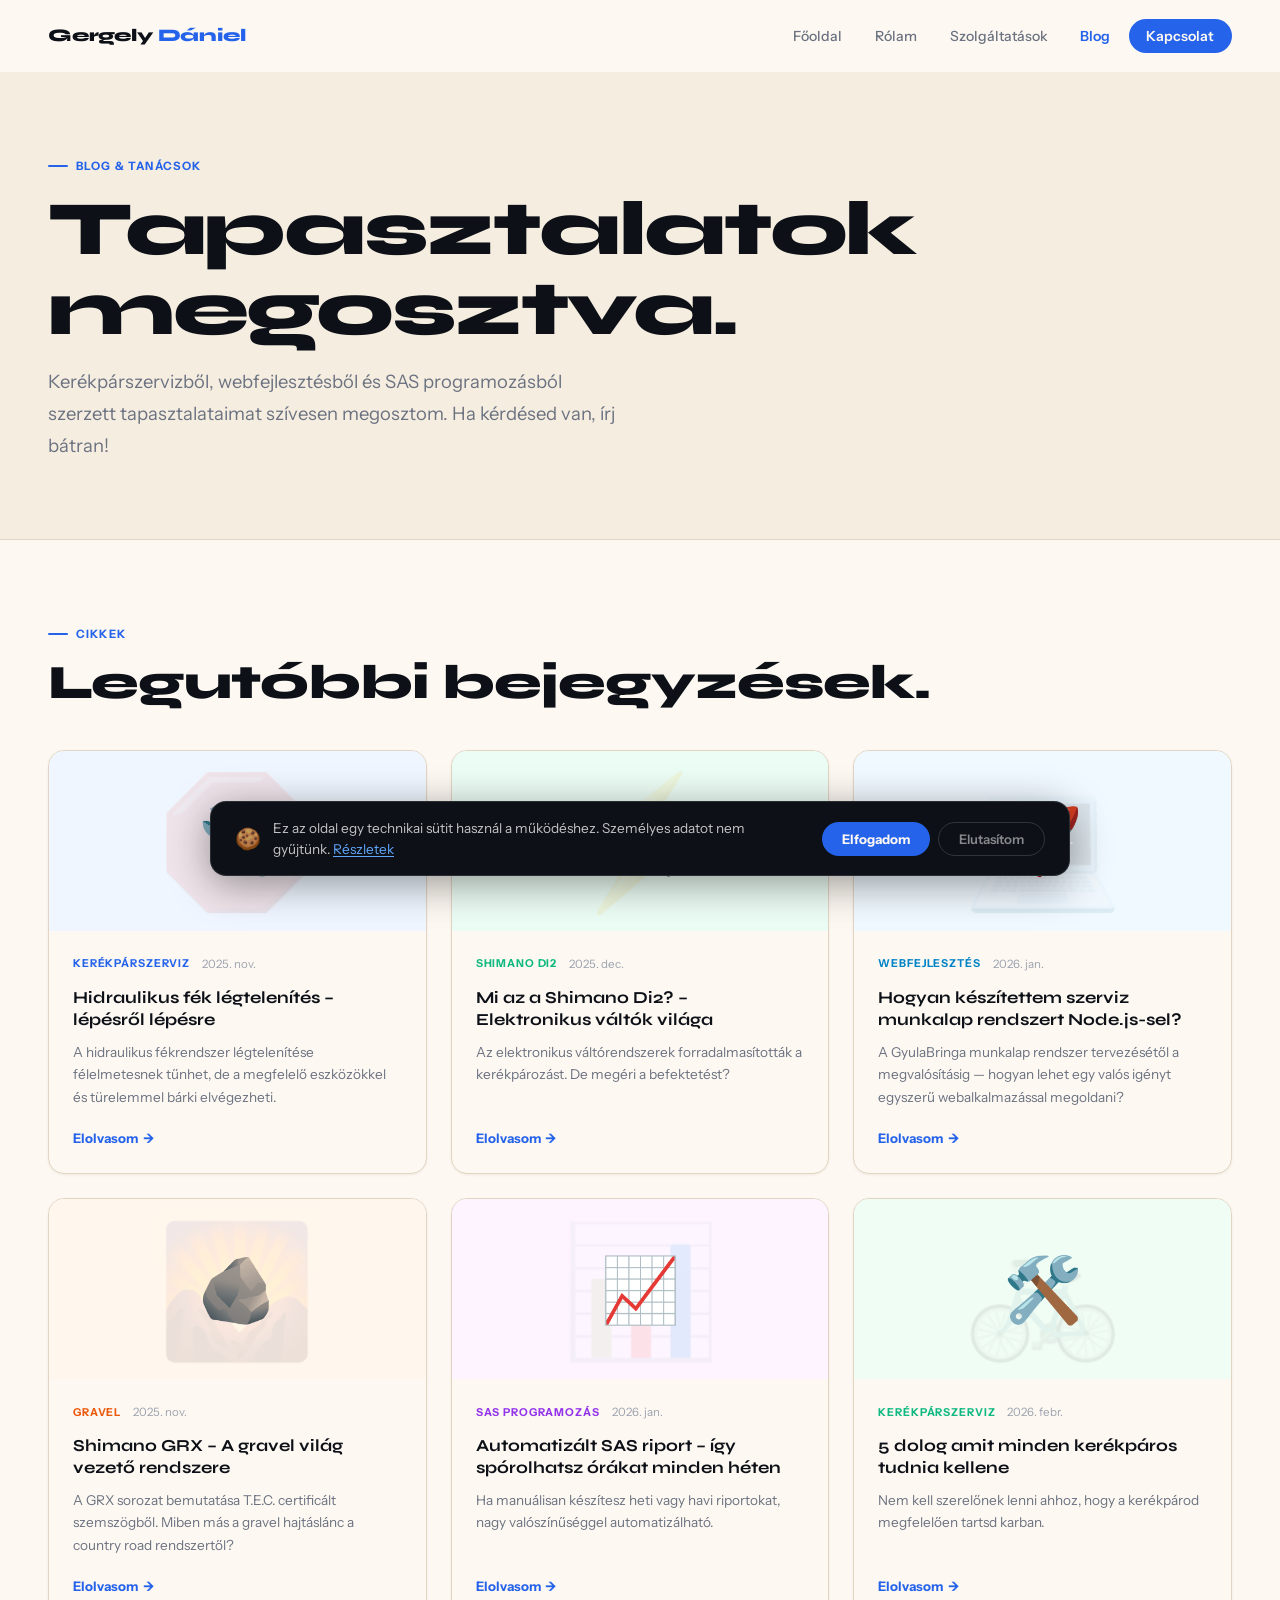
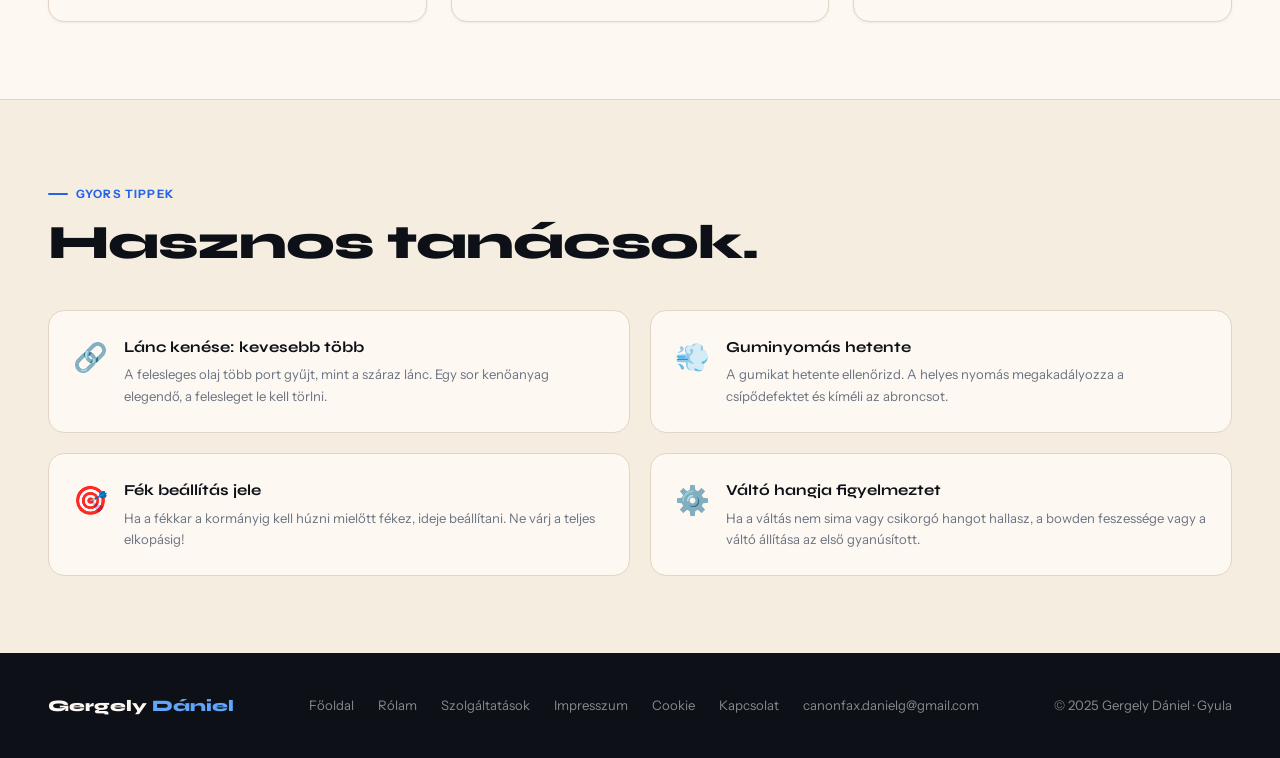
<file: pages/blog.html>
<!DOCTYPE html>
<html lang="hu">
<head>
  <meta charset="UTF-8">
  <meta name="viewport" content="width=device-width, initial-scale=1.0">
  <title>Blog &amp; Tanácsok – Gergely Dániel</title>
  <link rel="stylesheet" href="../css/style.css">
  <link rel="stylesheet" href="../css/blog.css">
</head>
<body data-page="blog">

  <nav class="nav scrolled">
    <div class="nav-inner">
      <a href="../index.html" class="nav-logo">Gergely <span>Dániel</span></a>
      <ul class="nav-links">
        <li><a href="../index.html"          data-page="home">Főoldal</a></li>
        <li><a href="rolam.html"             data-page="rolam">Rólam</a></li>
        <li><a href="szolgaltatasok.html"    data-page="szolgaltatasok">Szolgáltatások</a></li>
        <li><a href="blog.html"              data-page="blog">Blog</a></li>
        <li><a href="kapcsolat.html"         data-page="kapcsolat" class="nav-cta">Kapcsolat</a></li>
      </ul>
      <button class="hamburger" id="hamburger" aria-label="Menü">
        <span></span><span></span><span></span>
      </button>
    </div>
  </nav>

  <div class="mobile-nav" id="mobile-nav">
    <a href="../index.html">🏠 Főoldal</a>
    <a href="rolam.html">👤 Rólam</a>
    <a href="szolgaltatasok.html">🔧 Szolgáltatások</a>
    <a href="blog.html">📝 Blog</a>
    <a href="kapcsolat.html">✉️ Kapcsolat</a>
  </div>

  <div class="page">

    <!-- HERO -->
    <section class="page-hero">
      <div class="page-hero-inner">
        <div class="label">Blog &amp; Tanácsok</div>
        <h1 class="h1">Tapasztalatok<br>megosztva.</h1>
        <p class="lead">Kerékpárszervizből, webfejlesztésből és SAS programozásból szerzett tapasztalataimat szívesen megosztom. Ha kérdésed van, írj bátran!</p>
      </div>
    </section>

    <!-- BLOG CIKKEK -->
    <section class="blog-section">
      <div class="blog-section-inner">
        <div class="label">Cikkek</div>
        <h2 class="h2">Legutóbbi bejegyzések.</h2>

        <div class="blog-grid">

          <article class="blog-card animate-up" onclick="openPost('hidraulikus')">
            <div class="blog-card-img" data-bg-color="#eff6ff">
              <div class="blog-card-img-bg">🛑</div>
              <div class="blog-card-img-ico">🔧</div>
            </div>
            <div class="blog-card-body">
              <div class="blog-card-meta">
                <span class="blog-card-cat" data-color="blue">Kerékpárszerviz</span>
                <span class="blog-card-date">2025. nov.</span>
              </div>
              <h3 class="blog-card-title">Hidraulikus fék légtelenítés – lépésről lépésre</h3>
              <p class="blog-card-desc">A hidraulikus fékrendszer légtelenítése félelmetesnek tűnhet, de a megfelelő eszközökkel és türelemmel bárki elvégezheti.</p>
              <div class="blog-card-link">Elolvasom <span>→</span></div>
            </div>
          </article>

          <article class="blog-card animate-up delay-1" onclick="openPost('di2')">
            <div class="blog-card-img" data-bg-color="#ecfdf5">
              <div class="blog-card-img-bg">⚡</div>
              <div class="blog-card-img-ico">🔌</div>
            </div>
            <div class="blog-card-body">
              <div class="blog-card-meta">
                <span class="blog-card-cat" data-color="green">Shimano Di2</span>
                <span class="blog-card-date">2025. dec.</span>
              </div>
              <h3 class="blog-card-title">Mi az a Shimano Di2? – Elektronikus váltók világa</h3>
              <p class="blog-card-desc">Az elektronikus váltórendszerek forradalmasították a kerékpározást. De megéri a befektetést?</p>
              <div class="blog-card-link">Elolvasom <span>→</span></div>
            </div>
          </article>

          <article class="blog-card animate-up delay-2" onclick="openPost('webapp')">
            <div class="blog-card-img" data-bg-color="#f0f9ff">
              <div class="blog-card-img-bg">💻</div>
              <div class="blog-card-img-ico">🚀</div>
            </div>
            <div class="blog-card-body">
              <div class="blog-card-meta">
                <span class="blog-card-cat" data-color="cyan">Webfejlesztés</span>
                <span class="blog-card-date">2026. jan.</span>
              </div>
              <h3 class="blog-card-title">Hogyan készítettem szerviz munkalap rendszert Node.js-sel?</h3>
              <p class="blog-card-desc">A GyulaBringa munkalap rendszer tervezésétől a megvalósításig — hogyan lehet egy valós igényt egyszerű webalkalmazással megoldani?</p>
              <div class="blog-card-link">Elolvasom <span>→</span></div>
            </div>
          </article>

          <article class="blog-card animate-up" onclick="openPost('grx')">
            <div class="blog-card-img" data-bg-color="#fff7ed">
              <div class="blog-card-img-bg">🌄</div>
              <div class="blog-card-img-ico">🪨</div>
            </div>
            <div class="blog-card-body">
              <div class="blog-card-meta">
                <span class="blog-card-cat" data-color="orange">Gravel</span>
                <span class="blog-card-date">2025. nov.</span>
              </div>
              <h3 class="blog-card-title">Shimano GRX – A gravel világ vezető rendszere</h3>
              <p class="blog-card-desc">A GRX sorozat bemutatása T.E.C. certificált szemszögből. Miben más a gravel hajtáslánc a country road rendszertől?</p>
              <div class="blog-card-link">Elolvasom <span>→</span></div>
            </div>
          </article>

          <article class="blog-card animate-up delay-1" onclick="openPost('sas')">
            <div class="blog-card-img" data-bg-color="#fdf4ff">
              <div class="blog-card-img-bg">📊</div>
              <div class="blog-card-img-ico">📈</div>
            </div>
            <div class="blog-card-body">
              <div class="blog-card-meta">
                <span class="blog-card-cat" data-color="purple">SAS programozás</span>
                <span class="blog-card-date">2026. jan.</span>
              </div>
              <h3 class="blog-card-title">Automatizált SAS riport – így spórolhatsz órákat minden héten</h3>
              <p class="blog-card-desc">Ha manuálisan készítesz heti vagy havi riportokat, nagy valószínűséggel automatizálható.</p>
              <div class="blog-card-link">Elolvasom <span>→</span></div>
            </div>
          </article>

          <article class="blog-card animate-up delay-2" onclick="openPost('karbantartas')">
            <div class="blog-card-img" data-bg-color="#f0fdf4">
              <div class="blog-card-img-bg">🚲</div>
              <div class="blog-card-img-ico">🛠️</div>
            </div>
            <div class="blog-card-body">
              <div class="blog-card-meta">
                <span class="blog-card-cat" data-color="green">Kerékpárszerviz</span>
                <span class="blog-card-date">2026. febr.</span>
              </div>
              <h3 class="blog-card-title">5 dolog amit minden kerékpáros tudnia kellene</h3>
              <p class="blog-card-desc">Nem kell szerelőnek lenni ahhoz, hogy a kerékpárod megfelelően tartsd karban.</p>
              <div class="blog-card-link">Elolvasom <span>→</span></div>
            </div>
          </article>

        </div>
      </div>
    </section>

    <!-- GYORS TIPPEK -->
    <section class="tips-section">
      <div class="tips-inner">
        <div class="label">Gyors tippek</div>
        <h2 class="h2">Hasznos tanácsok.</h2>

        <div class="tips-grid">
          <div class="tip-card animate-up">
            <div class="tip-ico">🔗</div>
            <div>
              <div class="tip-title">Lánc kenése: kevesebb több</div>
              <p class="tip-text">A felesleges olaj több port gyűjt, mint a száraz lánc. Egy sor kenőanyag elegendő, a felesleget le kell törlni.</p>
            </div>
          </div>
          <div class="tip-card animate-up delay-1">
            <div class="tip-ico">💨</div>
            <div>
              <div class="tip-title">Guminyomás hetente</div>
              <p class="tip-text">A gumikat hetente ellenőrizd. A helyes nyomás megakadályozza a csípődefektet és kíméli az abroncsot.</p>
            </div>
          </div>
          <div class="tip-card animate-up delay-2">
            <div class="tip-ico">🎯</div>
            <div>
              <div class="tip-title">Fék beállítás jele</div>
              <p class="tip-text">Ha a fékkar a kormányig kell húzni mielőtt fékez, ideje beállítani. Ne várj a teljes elkopásig!</p>
            </div>
          </div>
          <div class="tip-card animate-up delay-3">
            <div class="tip-ico">⚙️</div>
            <div>
              <div class="tip-title">Váltó hangja figyelmeztet</div>
              <p class="tip-text">Ha a váltás nem sima vagy csikorgó hangot hallasz, a bowden feszessége vagy a váltó állítása az első gyanúsított.</p>
            </div>
          </div>
        </div>
      </div>
    </section>

  </div>

  <!-- POST MODAL -->
  <div class="post-overlay" id="post-overlay">
    <div class="post-modal" id="post-modal">
      <div class="post-modal-header">
        <div id="post-modal-title" class="post-modal-title"></div>
        <button class="post-modal-close" id="post-modal-close" aria-label="Bezárás">✕</button>
      </div>
      <div class="post-modal-body" id="post-modal-body"></div>
    </div>
  </div>

  <footer>
    <div class="footer-inner">
      <div class="footer-logo">Gergely <span>Dániel</span></div>
      <div class="footer-links">
        <a href="../index.html">Főoldal</a>
        <a href="rolam.html">Rólam</a>
        <a href="szolgaltatasok.html">Szolgáltatások</a>
        <a href="impresszum.html">Impresszum</a>
        <a href="cookie.html">Cookie</a>
        <a href="kapcsolat.html">Kapcsolat</a>
        <a href="mailto:canonfax.danielg@gmail.com">canonfax.danielg@gmail.com</a>
      </div>
      <div>© 2025 Gergely Dániel · Gyula</div>
    </div>
  </footer>

  <script src="../js/nav.js"></script>
  <script src="../js/blog.js"></script>
  <script src="../js/cookie.js"></script>
</body>
</html>
</file>
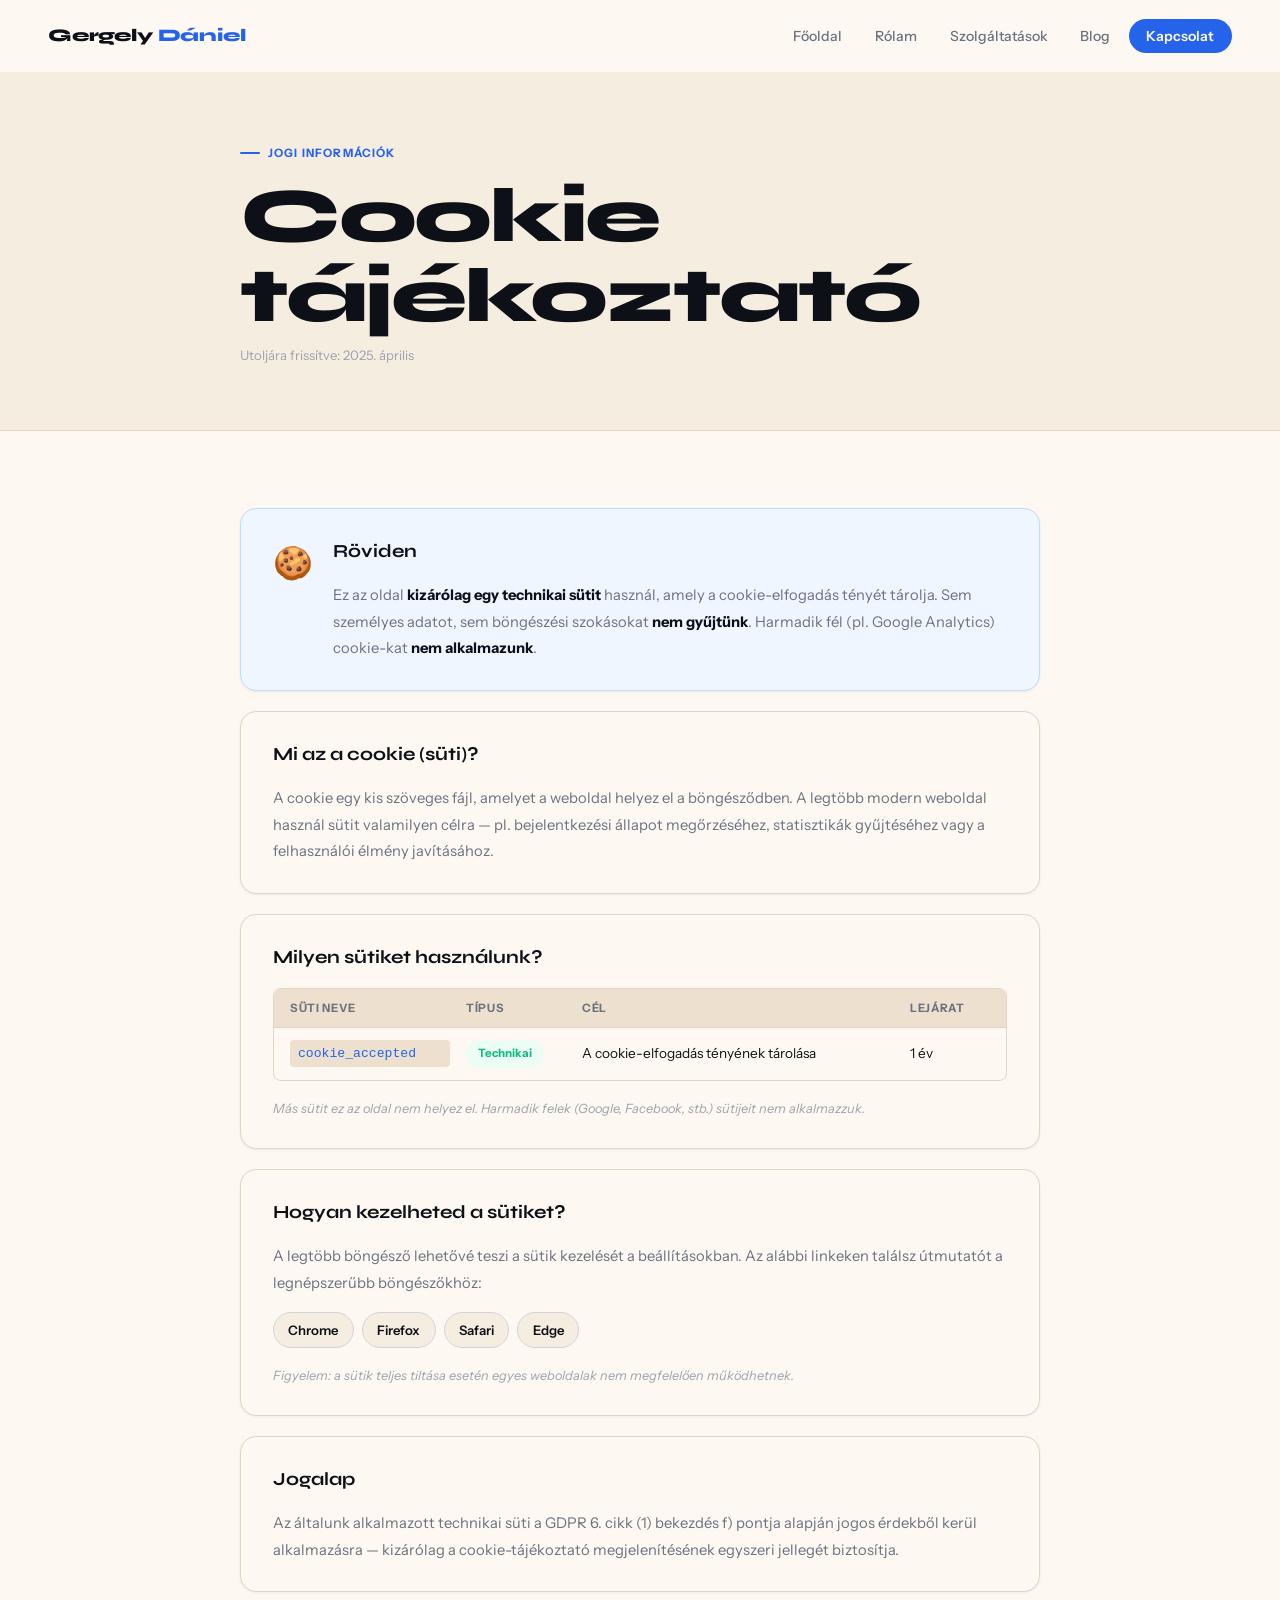
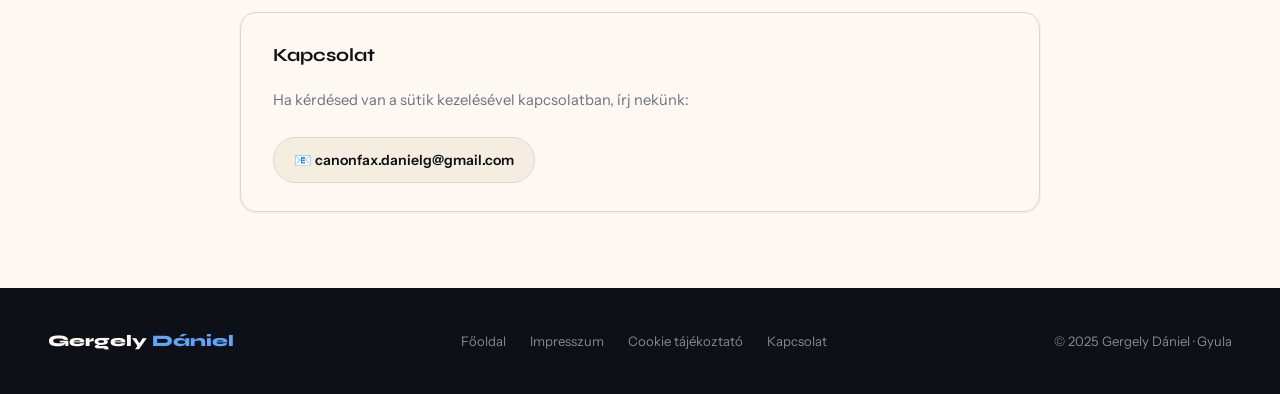
<file: pages/cookie.html>
<!DOCTYPE html>
<html lang="hu">
<head>
  <meta charset="UTF-8">
  <meta name="viewport" content="width=device-width, initial-scale=1.0">
  <title>Cookie tájékoztató – Gergely Dániel</title>
  <link rel="stylesheet" href="../css/style.css">
  <link rel="stylesheet" href="../css/legal.css">
</head>
<body data-page="cookie">

  <nav class="nav scrolled">
    <div class="nav-inner">
      <a href="../index.html" class="nav-logo">Gergely <span>Dániel</span></a>
      <ul class="nav-links">
        <li><a href="../index.html"        data-page="home">Főoldal</a></li>
        <li><a href="rolam.html"           data-page="rolam">Rólam</a></li>
        <li><a href="szolgaltatasok.html"  data-page="szolgaltatasok">Szolgáltatások</a></li>
        <li><a href="blog.html"            data-page="blog">Blog</a></li>
        <li><a href="kapcsolat.html"       data-page="kapcsolat" class="nav-cta">Kapcsolat</a></li>
      </ul>
      <button class="hamburger" id="hamburger" aria-label="Menü">
        <span></span><span></span><span></span>
      </button>
    </div>
  </nav>

  <div class="mobile-nav" id="mobile-nav">
    <a href="../index.html">🏠 Főoldal</a>
    <a href="rolam.html">👤 Rólam</a>
    <a href="szolgaltatasok.html">🔧 Szolgáltatások</a>
    <a href="blog.html">📝 Blog</a>
    <a href="kapcsolat.html">✉️ Kapcsolat</a>
  </div>

  <div class="page">

    <section class="legal-hero">
      <div class="legal-hero-inner">
        <div class="label">Jogi információk</div>
        <h1 class="h1">Cookie tájékoztató</h1>
        <p class="legal-date">Utoljára frissítve: 2025. április</p>
      </div>
    </section>

    <section class="legal-section">
      <div class="legal-inner">

        <div class="legal-card legal-card-highlight">
          <div class="legal-highlight-ico">🍪</div>
          <div>
            <h2 class="legal-h2">Röviden</h2>
            <p>Ez az oldal <strong>kizárólag egy technikai sütit</strong> használ, amely a cookie-elfogadás tényét tárolja. Sem személyes adatot, sem böngészési szokásokat <strong>nem gyűjtünk</strong>. Harmadik fél (pl. Google Analytics) cookie-kat <strong>nem alkalmazunk</strong>.</p>
          </div>
        </div>

        <div class="legal-card">
          <h2 class="legal-h2">Mi az a cookie (süti)?</h2>
          <p>A cookie egy kis szöveges fájl, amelyet a weboldal helyez el a böngésződben. A legtöbb modern weboldal használ sütit valamilyen célra — pl. bejelentkezési állapot megőrzéséhez, statisztikák gyűjtéséhez vagy a felhasználói élmény javításához.</p>
        </div>

        <div class="legal-card">
          <h2 class="legal-h2">Milyen sütiket használunk?</h2>

          <div class="cookie-table">
            <div class="cookie-table-head">
              <span>Süti neve</span>
              <span>Típus</span>
              <span>Cél</span>
              <span>Lejárat</span>
            </div>
            <div class="cookie-table-row">
              <span class="cookie-name">cookie_accepted</span>
              <span><span class="badge badge-green">Technikai</span></span>
              <span>A cookie-elfogadás tényének tárolása</span>
              <span>1 év</span>
            </div>
          </div>

          <p class="legal-note">Más sütit ez az oldal nem helyez el. Harmadik felek (Google, Facebook, stb.) sütijeit nem alkalmazzuk.</p>
        </div>

        <div class="legal-card">
          <h2 class="legal-h2">Hogyan kezelheted a sütiket?</h2>
          <p>A legtöbb böngésző lehetővé teszi a sütik kezelését a beállításokban. Az alábbi linkeken találsz útmutatót a legnépszerűbb böngészőkhöz:</p>
          <div class="browser-links">
            <a href="https://support.google.com/chrome/answer/95647" target="_blank" rel="noopener" class="browser-link">Chrome</a>
            <a href="https://support.mozilla.org/hu/kb/sutik-engedelyezese-es-tiltasa" target="_blank" rel="noopener" class="browser-link">Firefox</a>
            <a href="https://support.apple.com/hu-hu/guide/safari/sfri11471/mac" target="_blank" rel="noopener" class="browser-link">Safari</a>
            <a href="https://support.microsoft.com/hu-hu/microsoft-edge/cookie-k-t%C3%B6rl%C3%A9se-microsoft-edge-63947406" target="_blank" rel="noopener" class="browser-link">Edge</a>
          </div>
          <p class="legal-note">Figyelem: a sütik teljes tiltása esetén egyes weboldalak nem megfelelően működhetnek.</p>
        </div>

        <div class="legal-card">
          <h2 class="legal-h2">Jogalap</h2>
          <p>Az általunk alkalmazott technikai süti a GDPR 6. cikk (1) bekezdés f) pontja alapján jogos érdekből kerül alkalmazásra — kizárólag a cookie-tájékoztató megjelenítésének egyszeri jellegét biztosítja.</p>
        </div>

        <div class="legal-card">
          <h2 class="legal-h2">Kapcsolat</h2>
          <p>Ha kérdésed van a sütik kezelésével kapcsolatban, írj nekünk:</p>
          <a href="mailto:canonfax.danielg@gmail.com" class="legal-contact-btn">
            📧 canonfax.danielg@gmail.com
          </a>
        </div>

      </div>
    </section>

  </div>

  <footer>
    <div class="footer-inner">
      <div class="footer-logo">Gergely <span>Dániel</span></div>
      <div class="footer-links">
        <a href="../index.html">Főoldal</a>
        <a href="impresszum.html">Impresszum</a>
        <a href="cookie.html">Cookie tájékoztató</a>
        <a href="kapcsolat.html">Kapcsolat</a>
      </div>
      <div>© 2025 Gergely Dániel · Gyula</div>
    </div>
  </footer>

  <script src="../js/nav.js"></script>
</body>
</html>
</file>
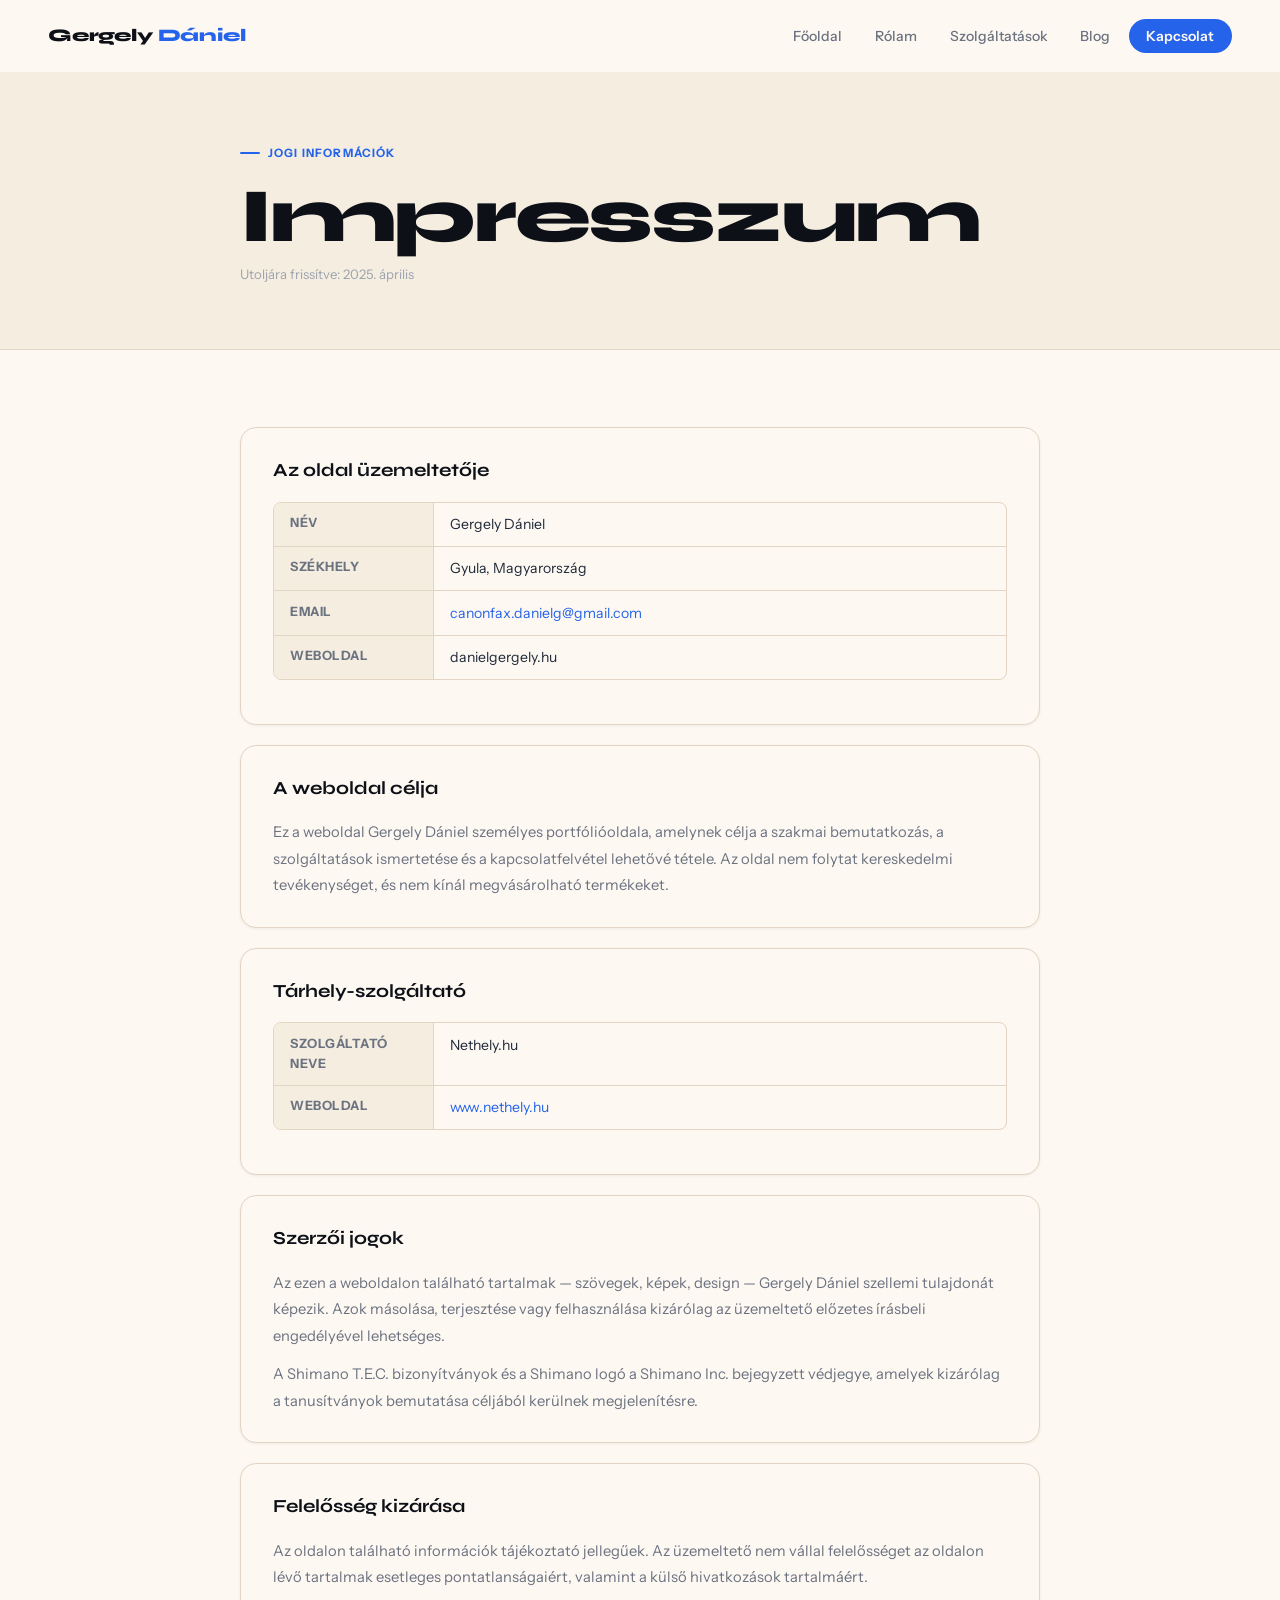
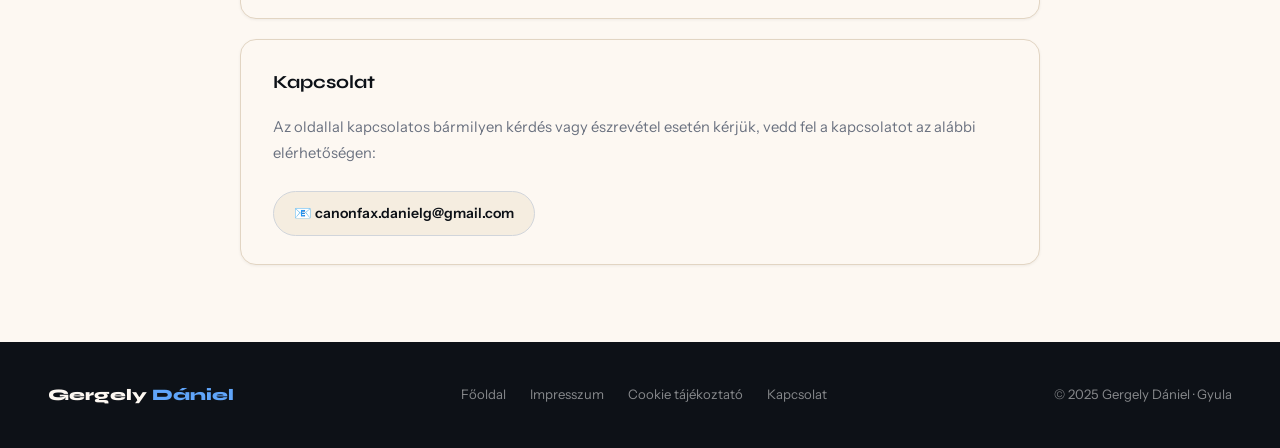
<file: pages/impresszum.html>
<!DOCTYPE html>
<html lang="hu">
<head>
  <meta charset="UTF-8">
  <meta name="viewport" content="width=device-width, initial-scale=1.0">
  <title>Impresszum – Gergely Dániel</title>
  <link rel="stylesheet" href="../css/style.css">
  <link rel="stylesheet" href="../css/legal.css">
</head>
<body data-page="impresszum">

  <nav class="nav scrolled">
    <div class="nav-inner">
      <a href="../index.html" class="nav-logo">Gergely <span>Dániel</span></a>
      <ul class="nav-links">
        <li><a href="../index.html"        data-page="home">Főoldal</a></li>
        <li><a href="rolam.html"           data-page="rolam">Rólam</a></li>
        <li><a href="szolgaltatasok.html"  data-page="szolgaltatasok">Szolgáltatások</a></li>
        <li><a href="blog.html"            data-page="blog">Blog</a></li>
        <li><a href="kapcsolat.html"       data-page="kapcsolat" class="nav-cta">Kapcsolat</a></li>
      </ul>
      <button class="hamburger" id="hamburger" aria-label="Menü">
        <span></span><span></span><span></span>
      </button>
    </div>
  </nav>

  <div class="mobile-nav" id="mobile-nav">
    <a href="../index.html">🏠 Főoldal</a>
    <a href="rolam.html">👤 Rólam</a>
    <a href="szolgaltatasok.html">🔧 Szolgáltatások</a>
    <a href="blog.html">📝 Blog</a>
    <a href="kapcsolat.html">✉️ Kapcsolat</a>
  </div>

  <div class="page">

    <section class="legal-hero">
      <div class="legal-hero-inner">
        <div class="label">Jogi információk</div>
        <h1 class="h1">Impresszum</h1>
        <p class="legal-date">Utoljára frissítve: 2025. április</p>
      </div>
    </section>

    <section class="legal-section">
      <div class="legal-inner">

        <div class="legal-card">
          <h2 class="legal-h2">Az oldal üzemeltetője</h2>
          <div class="legal-table">
            <div class="legal-row">
              <span class="legal-key">Név</span>
              <span class="legal-val">Gergely Dániel</span>
            </div>
            <div class="legal-row">
              <span class="legal-key">Székhely</span>
              <span class="legal-val">Gyula, Magyarország</span>
            </div>
            <div class="legal-row">
              <span class="legal-key">Email</span>
              <span class="legal-val">
                <a href="mailto:canonfax.danielg@gmail.com">canonfax.danielg@gmail.com</a>
              </span>
            </div>
            <div class="legal-row">
              <span class="legal-key">Weboldal</span>
              <span class="legal-val">danielgergely.hu</span>
            </div>
          </div>
        </div>

        <div class="legal-card">
          <h2 class="legal-h2">A weboldal célja</h2>
          <p>Ez a weboldal Gergely Dániel személyes portfólióoldala, amelynek célja a szakmai bemutatkozás, a szolgáltatások ismertetése és a kapcsolatfelvétel lehetővé tétele. Az oldal nem folytat kereskedelmi tevékenységet, és nem kínál megvásárolható termékeket.</p>
        </div>

        <div class="legal-card">
          <h2 class="legal-h2">Tárhely-szolgáltató</h2>
          <div class="legal-table">
            <div class="legal-row">
              <span class="legal-key">Szolgáltató neve</span>
              <span class="legal-val">Nethely.hu</span>
            </div>
            <div class="legal-row">
              <span class="legal-key">Weboldal</span>
              <span class="legal-val"><a href="https://www.nethely.hu" target="_blank" rel="noopener">www.nethely.hu</a></span>
            </div>
          </div>
        </div>

        <div class="legal-card">
          <h2 class="legal-h2">Szerzői jogok</h2>
          <p>Az ezen a weboldalon található tartalmak — szövegek, képek, design — Gergely Dániel szellemi tulajdonát képezik. Azok másolása, terjesztése vagy felhasználása kizárólag az üzemeltető előzetes írásbeli engedélyével lehetséges.</p>
          <p>A Shimano T.E.C. bizonyítványok és a Shimano logó a Shimano Inc. bejegyzett védjegye, amelyek kizárólag a tanusítványok bemutatása céljából kerülnek megjelenítésre.</p>
        </div>

        <div class="legal-card">
          <h2 class="legal-h2">Felelősség kizárása</h2>
          <p>Az oldalon található információk tájékoztató jellegűek. Az üzemeltető nem vállal felelősséget az oldalon lévő tartalmak esetleges pontatlanságaiért, valamint a külső hivatkozások tartalmáért.</p>
        </div>

        <div class="legal-card">
          <h2 class="legal-h2">Kapcsolat</h2>
          <p>Az oldallal kapcsolatos bármilyen kérdés vagy észrevétel esetén kérjük, vedd fel a kapcsolatot az alábbi elérhetőségen:</p>
          <a href="mailto:canonfax.danielg@gmail.com" class="legal-contact-btn">
            📧 canonfax.danielg@gmail.com
          </a>
        </div>

      </div>
    </section>

  </div>

  <footer>
    <div class="footer-inner">
      <div class="footer-logo">Gergely <span>Dániel</span></div>
      <div class="footer-links">
        <a href="../index.html">Főoldal</a>
        <a href="impresszum.html">Impresszum</a>
        <a href="cookie.html">Cookie tájékoztató</a>
        <a href="kapcsolat.html">Kapcsolat</a>
      </div>
      <div>© 2025 Gergely Dániel · Gyula</div>
    </div>
  </footer>

  <script src="../js/nav.js"></script>
</body>
</html>
</file>
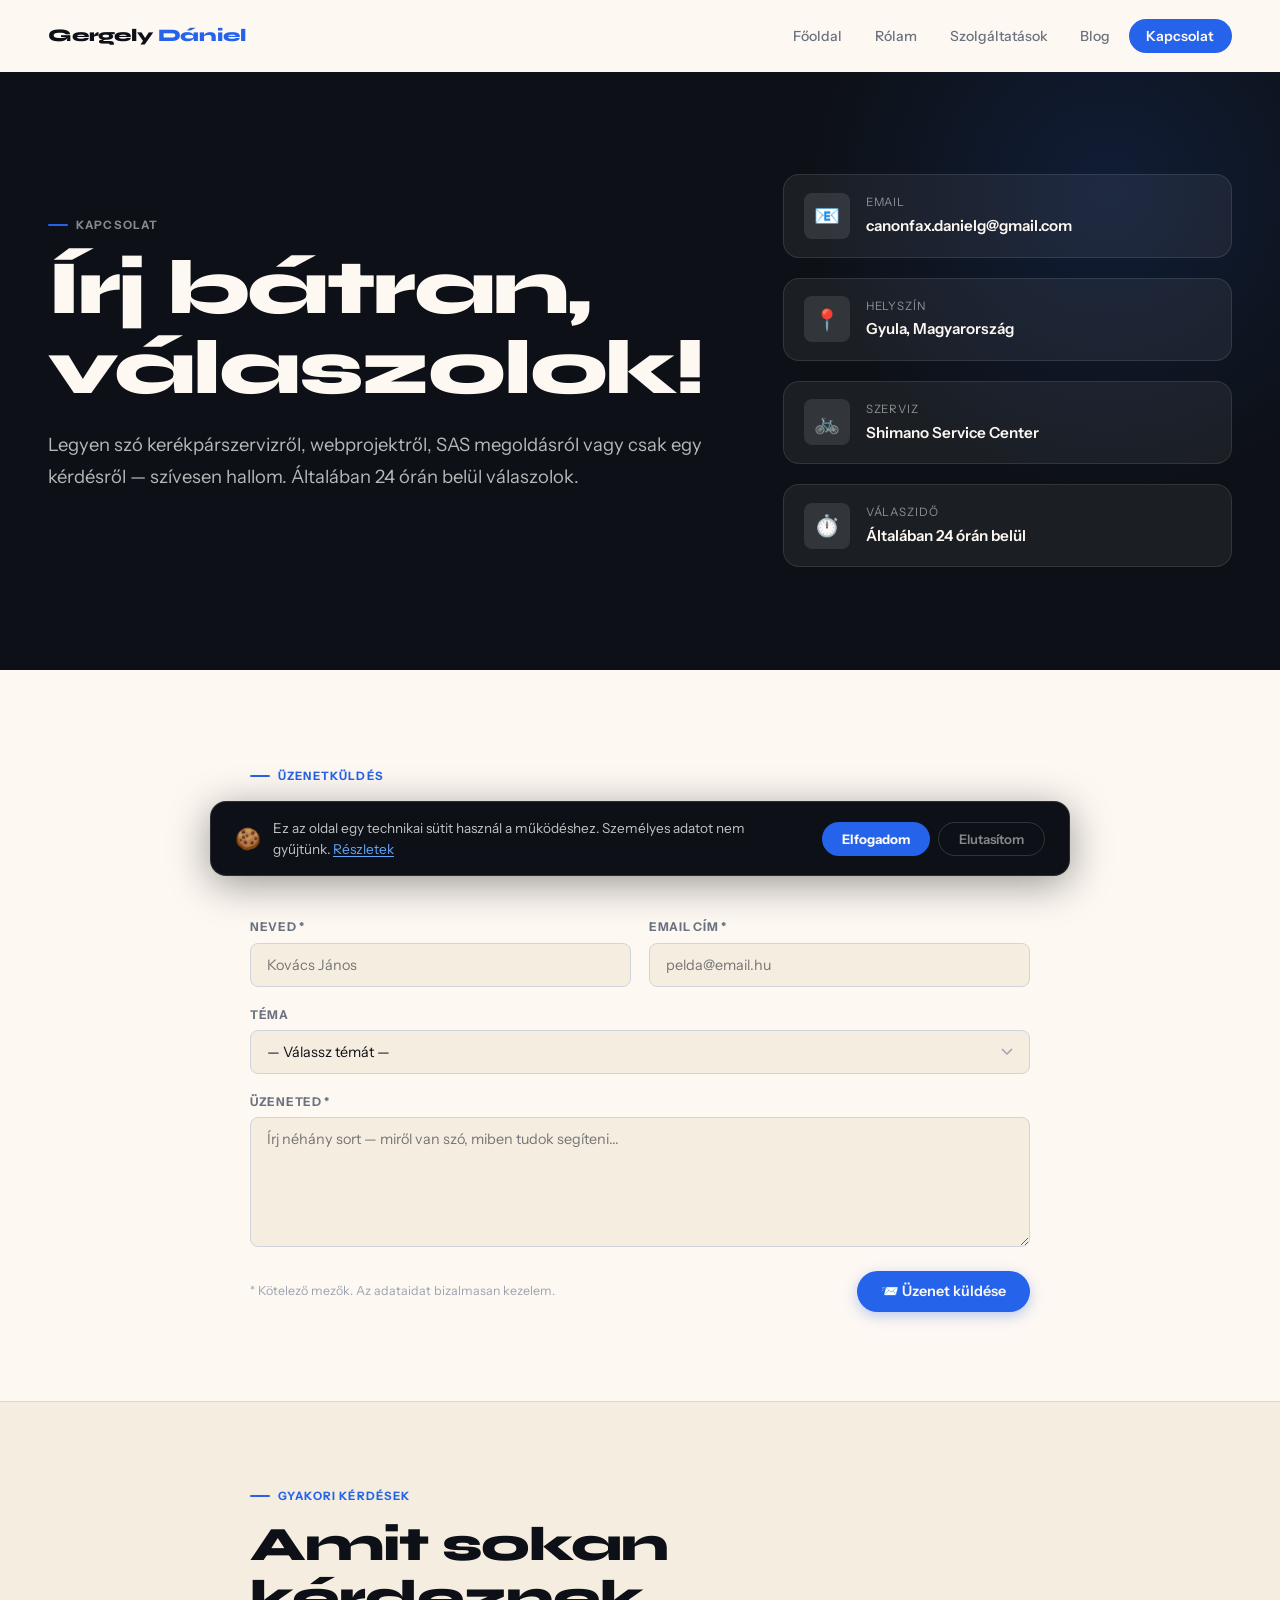
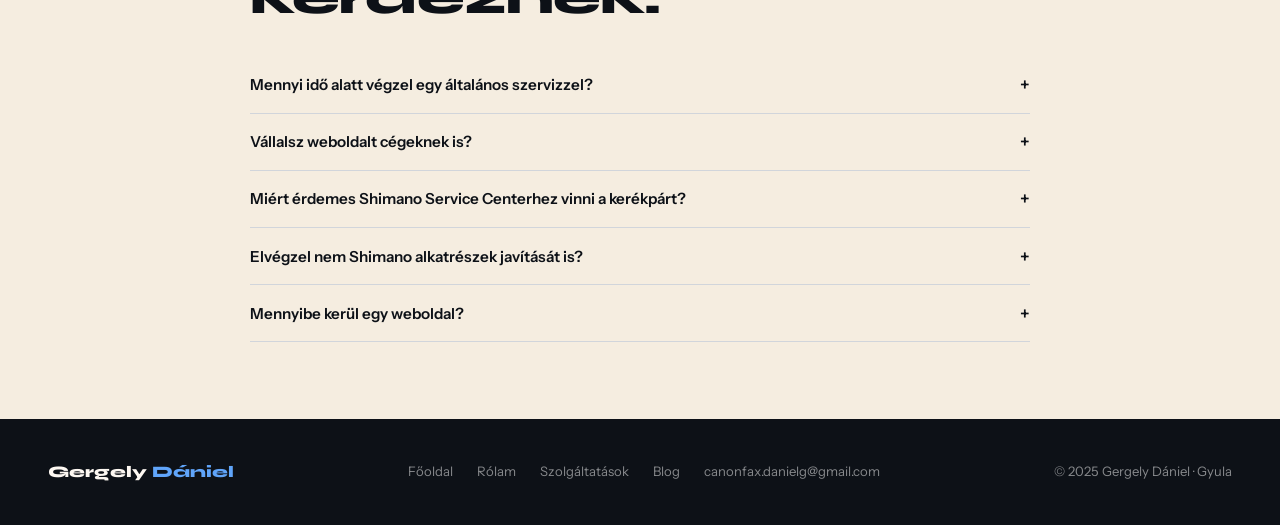
<file: pages/kapcsolat.html>
<!DOCTYPE html>
<html lang="hu">
<head>
  <meta charset="UTF-8">
  <meta name="viewport" content="width=device-width, initial-scale=1.0">
  <title>Kapcsolat – Gergely Dániel</title>
  <link rel="stylesheet" href="../css/style.css">
  <link rel="stylesheet" href="../css/kapcsolat.css">
</head>
<body data-page="kapcsolat">

  <nav class="nav scrolled">
    <div class="nav-inner">
      <a href="../index.html" class="nav-logo">Gergely <span>Dániel</span></a>
      <ul class="nav-links">
        <li><a href="../index.html"          data-page="home">Főoldal</a></li>
        <li><a href="rolam.html"             data-page="rolam">Rólam</a></li>
        <li><a href="szolgaltatasok.html"    data-page="szolgaltatasok">Szolgáltatások</a></li>
        <li><a href="blog.html"              data-page="blog">Blog</a></li>
        <li><a href="kapcsolat.html"         data-page="kapcsolat" class="nav-cta">Kapcsolat</a></li>
      </ul>
      <button class="hamburger" id="hamburger" aria-label="Menü">
        <span></span><span></span><span></span>
      </button>
    </div>
  </nav>

  <div class="mobile-nav" id="mobile-nav">
    <a href="../index.html">🏠 Főoldal</a>
    <a href="rolam.html">👤 Rólam</a>
    <a href="szolgaltatasok.html">🔧 Szolgáltatások</a>
    <a href="blog.html">📝 Blog</a>
    <a href="kapcsolat.html">✉️ Kapcsolat</a>
  </div>

  <div class="page">

    <!-- HERO -->
    <section class="kapcsolat-hero">
      <div class="kapcsolat-hero-glow"></div>
      <div class="kapcsolat-hero-inner">

        <div class="animate-up">
          <div class="label">Kapcsolat</div>
          <h1 class="h1">Írj bátran,<br>válaszolok!</h1>
          <p class="lead">Legyen szó kerékpárszervizről, webprojektről, SAS megoldásról vagy csak egy kérdésről — szívesen hallom. Általában 24 órán belül válaszolok.</p>
        </div>

        <div class="contact-items animate-up delay-2">
          <div class="contact-item">
            <div class="contact-item-ico">📧</div>
            <div>
              <div class="contact-item-label">Email</div>
              <div class="contact-item-val">
                <a href="mailto:canonfax.danielg@gmail.com">canonfax.danielg@gmail.com</a>
              </div>
            </div>
          </div>
          <div class="contact-item">
            <div class="contact-item-ico">📍</div>
            <div>
              <div class="contact-item-label">Helyszín</div>
              <div class="contact-item-val">Gyula, Magyarország</div>
            </div>
          </div>
          <div class="contact-item">
            <div class="contact-item-ico">🚲</div>
            <div>
              <div class="contact-item-label">Szerviz</div>
              <div class="contact-item-val">Shimano Service Center</div>
            </div>
          </div>
          <div class="contact-item">
            <div class="contact-item-ico">⏱️</div>
            <div>
              <div class="contact-item-label">Válaszidő</div>
              <div class="contact-item-val">Általában 24 órán belül</div>
            </div>
          </div>
        </div>

      </div>
    </section>

    <!-- FORM -->
    <section class="kapcsolat-form-section">
      <div class="form-inner">
        <div class="label">Üzenetküldés</div>
        <h2 class="h2">Küldd el üzeneted!</h2>
        <p class="form-intro-text">Töltsd ki az alábbi űrlapot és hamarosan jelentkezem.</p>

        <form id="contact-form" novalidate>
          <div class="form-grid">

            <div class="form-group">
              <label class="form-label" for="cf-nev">Neved *</label>
              <input type="text" class="form-input" id="cf-nev" placeholder="Kovács János" required>
            </div>

            <div class="form-group">
              <label class="form-label" for="cf-email">Email cím *</label>
              <input type="email" class="form-input" id="cf-email" placeholder="pelda@email.hu" required>
            </div>

            <div class="form-group form-group-full">
              <label class="form-label" for="cf-tema">Téma</label>
              <select class="form-input" id="cf-tema">
                <option value="">— Válassz témát —</option>
                <option>🚲 Kerékpárszerviz megkeresés</option>
                <option>💻 Webfejlesztési projekt</option>
                <option>📊 SAS programozás</option>
                <option>❓ Tanács / kérdés</option>
                <option>💬 Egyéb</option>
              </select>
            </div>

            <div class="form-group form-group-full">
              <label class="form-label" for="cf-uzenet">Üzeneted *</label>
              <textarea class="form-input" id="cf-uzenet" placeholder="Írj néhány sort — miről van szó, miben tudok segíteni..." required></textarea>
            </div>

          </div>

          <div class="form-submit-row">
            <div class="form-note">* Kötelező mezők. Az adataidat bizalmasan kezelem.</div>
            <button type="submit" class="btn btn-blue">📨 Üzenet küldése</button>
          </div>

          <div class="form-success-msg" id="form-success">
            ✅ Köszönöm! Az email programod megnyílik az üzenettel. Hamarosan válaszolok!
          </div>
        </form>
      </div>
    </section>

    <!-- FAQ -->
    <section class="faq-section">
      <div class="faq-inner">
        <div class="label">Gyakori kérdések</div>
        <h2 class="h2">Amit sokan kérdeznek.</h2>

        <div class="faq-list">

          <div class="faq-item">
            <button class="faq-q">
              Mennyi idő alatt végzel egy általános szervizzel?
              <span class="faq-icon">+</span>
            </button>
            <div class="faq-a">
              <div class="faq-a-inner">Az általános szerviz általában 1-2 napot vesz igénybe. Ha sürgős és van szabad kapacitás, akár aznap is elvégzem. Előre egyeztessünk!</div>
            </div>
          </div>

          <div class="faq-item">
            <button class="faq-q">
              Vállalsz weboldalt cégeknek is?
              <span class="faq-icon">+</span>
            </button>
            <div class="faq-a">
              <div class="faq-a-inner">Igen, kisebb cégek, vállalkozók bemutatkozó weboldalait és egyszerűbb webalkalmazásait szívesen elvállalom mellékállásban. Egyeztessük az igényeket!</div>
            </div>
          </div>

          <div class="faq-item">
            <button class="faq-q">
              Miért érdemes Shimano Service Centerhez vinni a kerékpárt?
              <span class="faq-icon">+</span>
            </button>
            <div class="faq-a">
              <div class="faq-a-inner">A T.E.C. certificált szerelők Shimano által ellenőrzött képzésen vesznek részt. Ez garantálja, hogy a technikus ismeri a legújabb rendszereket, a helyes beállítási eljárásokat és a Shimano eredeti alkatrészeket használja.</div>
            </div>
          </div>

          <div class="faq-item">
            <button class="faq-q">
              Elvégzel nem Shimano alkatrészek javítását is?
              <span class="faq-icon">+</span>
            </button>
            <div class="faq-a">
              <div class="faq-a-inner">Igen — a legtöbb kerékpárjavítást elvégzem márkatól függetlenül. A Shimano certifikációm a tudásszintet jelzi, nem a kizárólagosságot.</div>
            </div>
          </div>

          <div class="faq-item">
            <button class="faq-q">
              Mennyibe kerül egy weboldal?
              <span class="faq-icon">+</span>
            </button>
            <div class="faq-a">
              <div class="faq-a-inner">Az ár az igényektől függ — egy egyszerű bemutatkozó oldaltól egy összetettebb webalkalmazásig nagy különbségek vannak. Írj a részletekkel és készítek árajánlatot!</div>
            </div>
          </div>

        </div>
      </div>
    </section>

  </div>

  <footer>
    <div class="footer-inner">
      <div class="footer-logo">Gergely <span>Dániel</span></div>
      <div class="footer-links">
        <a href="../index.html">Főoldal</a>
        <a href="rolam.html">Rólam</a>
        <a href="szolgaltatasok.html">Szolgáltatások</a>
        <a href="blog.html">Blog</a>
        <a href="mailto:canonfax.danielg@gmail.com">canonfax.danielg@gmail.com</a>
      </div>
      <div>© 2025 Gergely Dániel · Gyula</div>
    </div>
  </footer>

  <script src="../js/nav.js"></script>
  <script src="../js/kapcsolat.js"></script>
  <script src="../js/cookie.js"></script>
</body>
</html>
</file>
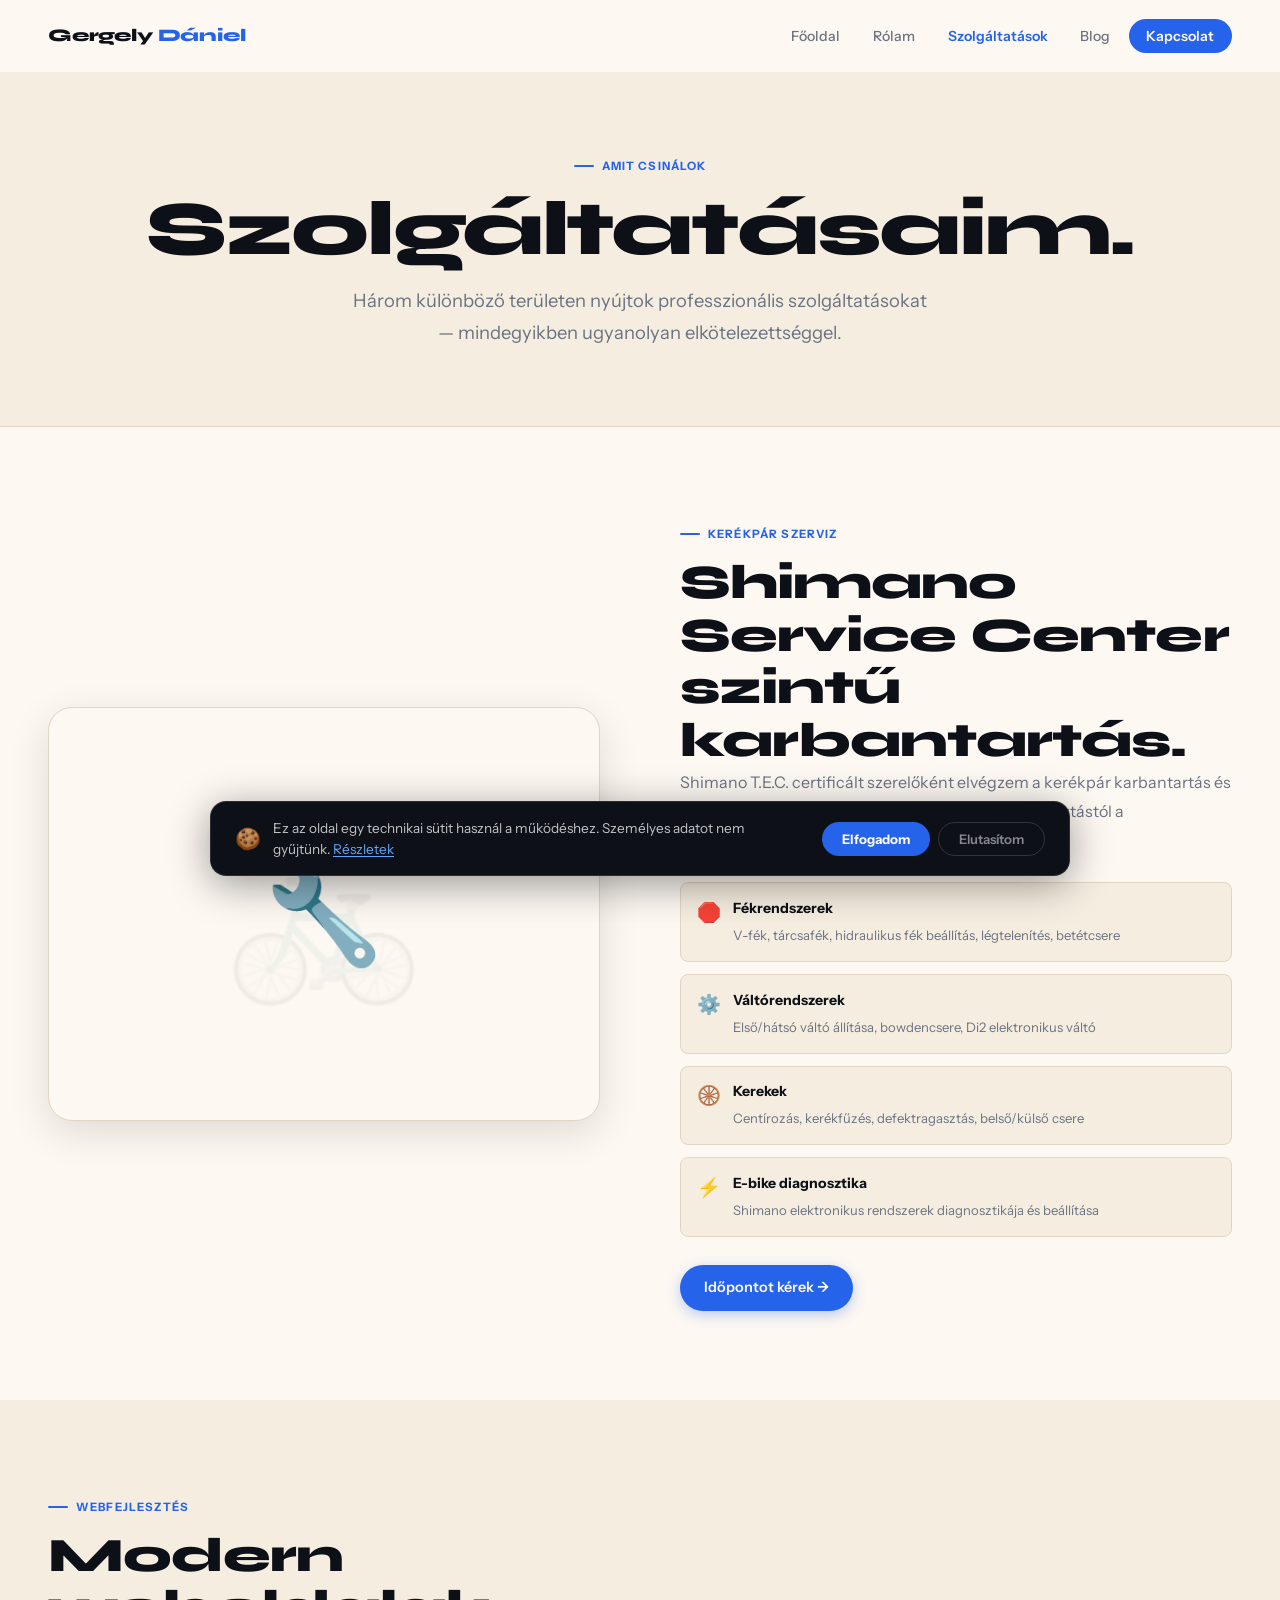
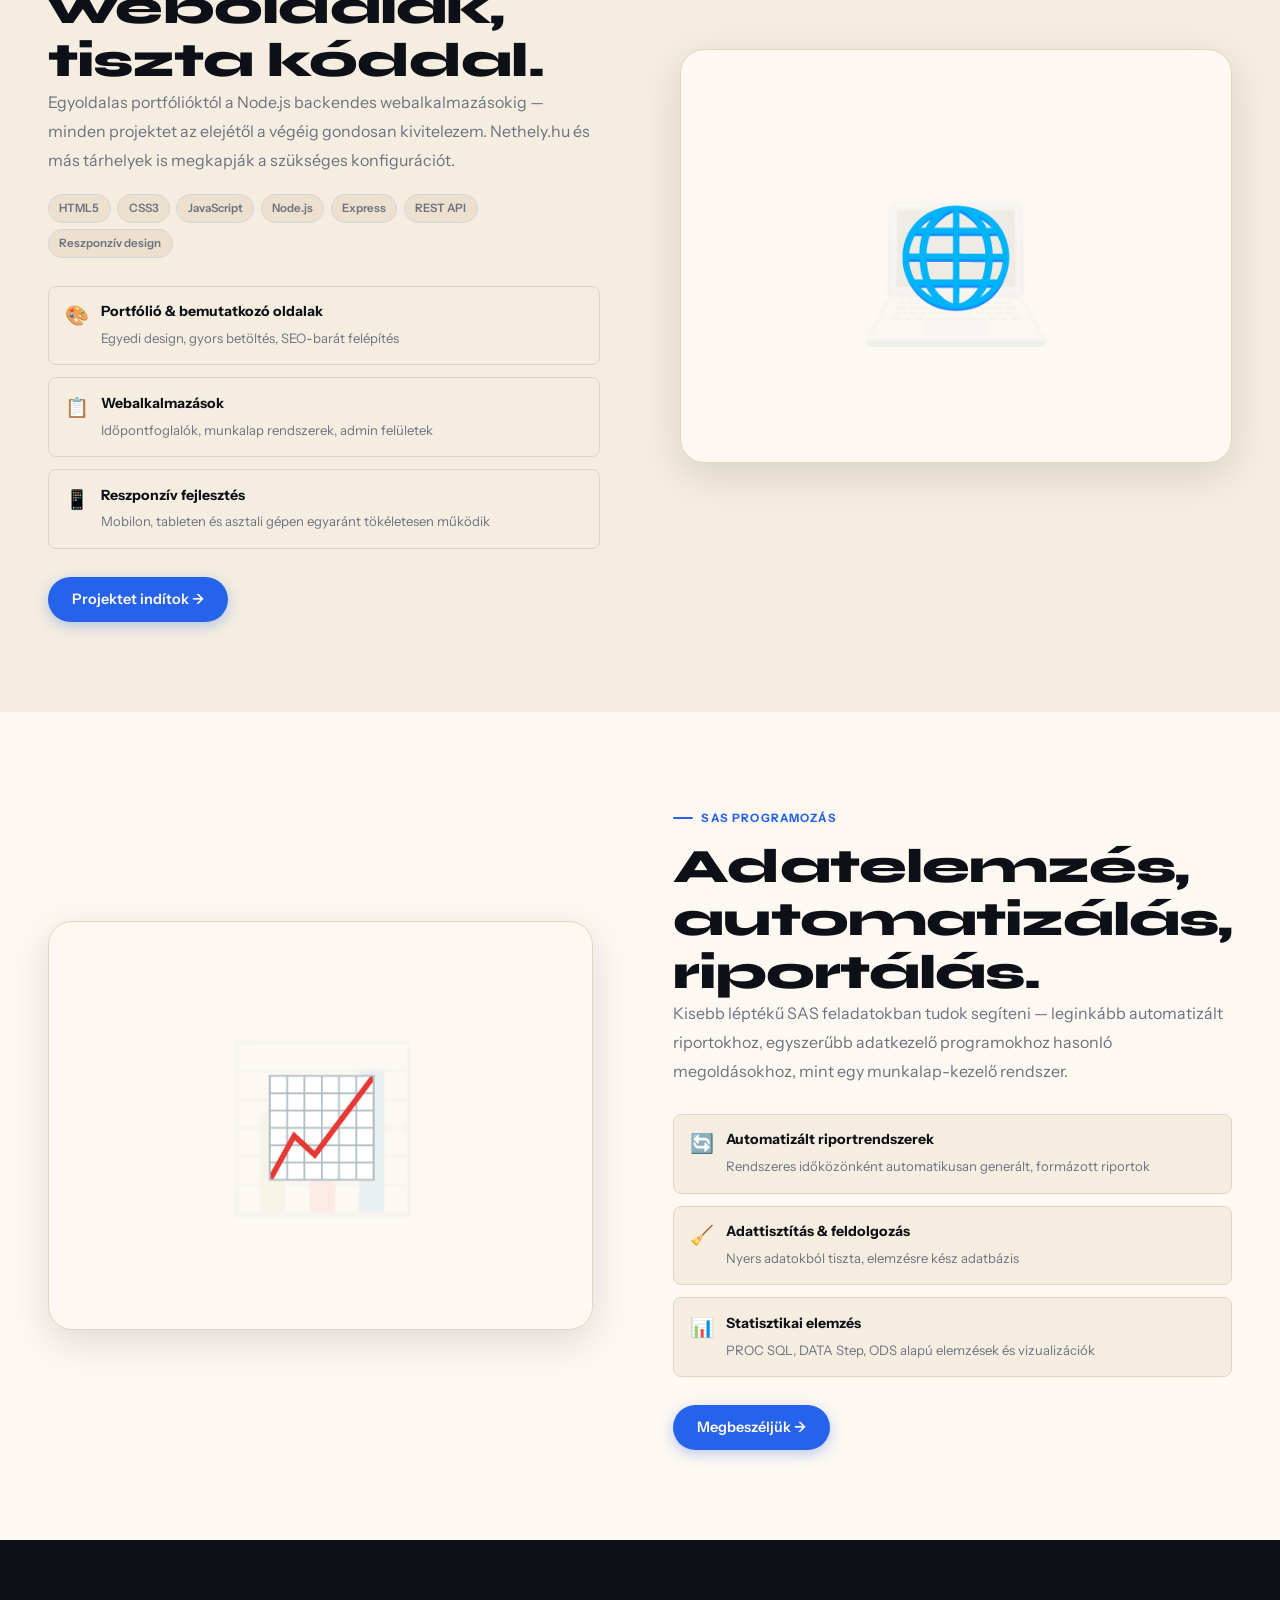
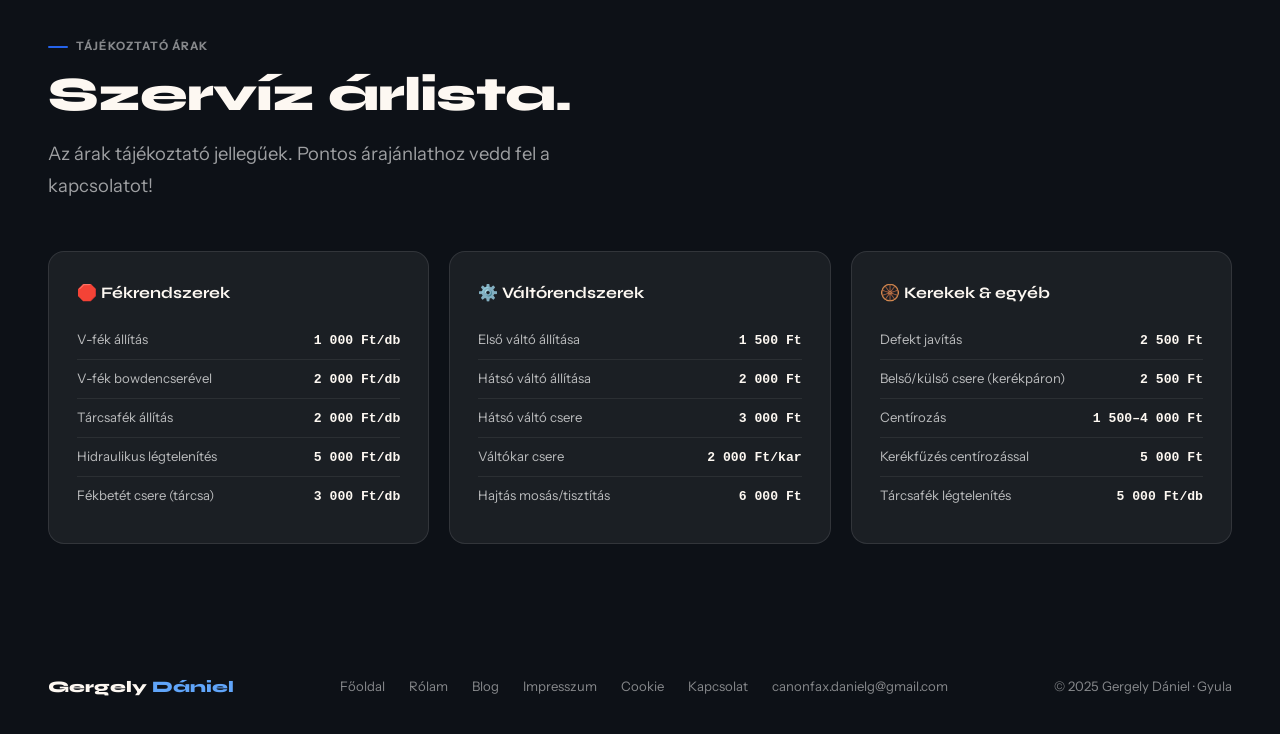
<file: pages/szolgaltatasok.html>
<!DOCTYPE html>
<html lang="hu">
<head>
  <meta charset="UTF-8">
  <meta name="viewport" content="width=device-width, initial-scale=1.0">
  <title>Szolgáltatások – Gergely Dániel</title>
  <link rel="stylesheet" href="../css/style.css">
  <link rel="stylesheet" href="../css/szolgaltatasok.css">
</head>
<body data-page="szolgaltatasok">

  <nav class="nav scrolled">
    <div class="nav-inner">
      <a href="../index.html" class="nav-logo">Gergely <span>Dániel</span></a>
      <ul class="nav-links">
        <li><a href="../index.html"          data-page="home">Főoldal</a></li>
        <li><a href="rolam.html"             data-page="rolam">Rólam</a></li>
        <li><a href="szolgaltatasok.html"    data-page="szolgaltatasok">Szolgáltatások</a></li>
        <li><a href="blog.html"              data-page="blog">Blog</a></li>
        <li><a href="kapcsolat.html"         data-page="kapcsolat" class="nav-cta">Kapcsolat</a></li>
      </ul>
      <button class="hamburger" id="hamburger" aria-label="Menü">
        <span></span><span></span><span></span>
      </button>
    </div>
  </nav>

  <div class="mobile-nav" id="mobile-nav">
    <a href="../index.html">🏠 Főoldal</a>
    <a href="rolam.html">👤 Rólam</a>
    <a href="szolgaltatasok.html">🔧 Szolgáltatások</a>
    <a href="blog.html">📝 Blog</a>
    <a href="kapcsolat.html">✉️ Kapcsolat</a>
  </div>

  <div class="page">

    <!-- HERO -->
    <section class="page-hero">
      <div class="page-hero-inner">
        <div class="label">Amit csinálok</div>
        <h1 class="h1">Szolgáltatásaim.</h1>
        <p class="lead">Három különböző területen nyújtok professzionális szolgáltatásokat — mindegyikben ugyanolyan elkötelezettséggel.</p>
      </div>
    </section>

    <!-- KERÉKPÁR SZERVIZ -->
    <section class="svc-section">
      <div class="svc-grid">
        <div class="svc-visual animate-up">
          <div class="svc-visual-bg">🚲</div>
          <div class="svc-visual-ico">🔧</div>
        </div>
        <div class="svc-content animate-up delay-2">
          <div class="label">Kerékpár szerviz</div>
          <h2 class="h2">Shimano Service Center szintű karbantartás.</h2>
          <p>Shimano T.E.C. certificált szerelőként elvégzem a kerékpár karbantartás és javítás teljes spektrumát — az egyszerű defektragasztástól a versenykerékpár komplett felépítéséig.</p>
          <div class="svc-items">
            <div class="svc-item">
              <div class="svc-item-ico">🛑</div>
              <div>
                <span class="svc-item-name">Fékrendszerek</span>
                <span class="svc-item-desc">V-fék, tárcsafék, hidraulikus fék beállítás, légtelenítés, betétcsere</span>
              </div>
            </div>
            <div class="svc-item">
              <div class="svc-item-ico">⚙️</div>
              <div>
                <span class="svc-item-name">Váltórendszerek</span>
                <span class="svc-item-desc">Első/hátsó váltó állítása, bowdencsere, Di2 elektronikus váltó</span>
              </div>
            </div>
            <div class="svc-item">
              <div class="svc-item-ico">🛞</div>
              <div>
                <span class="svc-item-name">Kerekek</span>
                <span class="svc-item-desc">Centírozás, kerékfűzés, defektragasztás, belső/külső csere</span>
              </div>
            </div>
            <div class="svc-item">
              <div class="svc-item-ico">⚡</div>
              <div>
                <span class="svc-item-name">E-bike diagnosztika</span>
                <span class="svc-item-desc">Shimano elektronikus rendszerek diagnosztikája és beállítása</span>
              </div>
            </div>
          </div>
          <a href="kapcsolat.html" class="btn btn-blue">Időpontot kérek →</a>
        </div>
      </div>
    </section>

    <!-- WEBFEJLESZTÉS -->
    <section class="svc-section svc-section-alt">
      <div class="svc-grid svc-grid-reverse">
        <div class="svc-visual animate-up">
          <div class="svc-visual-bg">💻</div>
          <div class="svc-visual-ico">🌐</div>
        </div>
        <div class="svc-content animate-up delay-2">
          <div class="label">Webfejlesztés</div>
          <h2 class="h2">Modern weboldalak, tiszta kóddal.</h2>
          <p>Egyoldalas portfólióktól a Node.js backendes webalkalmazásokig — minden projektet az elejétől a végéig gondosan kivitelezem. Nethely.hu és más tárhelyek is megkapják a szükséges konfigurációt.</p>
          <div class="svc-tags">
            <span class="chip">HTML5</span>
            <span class="chip">CSS3</span>
            <span class="chip">JavaScript</span>
            <span class="chip">Node.js</span>
            <span class="chip">Express</span>
            <span class="chip">REST API</span>
            <span class="chip">Reszponzív design</span>
          </div>
          <div class="svc-items">
            <div class="svc-item">
              <div class="svc-item-ico">🎨</div>
              <div>
                <span class="svc-item-name">Portfólió &amp; bemutatkozó oldalak</span>
                <span class="svc-item-desc">Egyedi design, gyors betöltés, SEO-barát felépítés</span>
              </div>
            </div>
            <div class="svc-item">
              <div class="svc-item-ico">📋</div>
              <div>
                <span class="svc-item-name">Webalkalmazások</span>
                <span class="svc-item-desc">Időpontfoglalók, munkalap rendszerek, admin felületek</span>
              </div>
            </div>
            <div class="svc-item">
              <div class="svc-item-ico">📱</div>
              <div>
                <span class="svc-item-name">Reszponzív fejlesztés</span>
                <span class="svc-item-desc">Mobilon, tableten és asztali gépen egyaránt tökéletesen működik</span>
              </div>
            </div>
          </div>
          <a href="kapcsolat.html" class="btn btn-blue">Projektet indítok →</a>
        </div>
      </div>
    </section>

    <!-- SAS PROGRAMOZÁS -->
    <section class="svc-section">
      <div class="svc-grid">
        <div class="svc-visual animate-up">
          <div class="svc-visual-bg">📊</div>
          <div class="svc-visual-ico">📈</div>
        </div>
        <div class="svc-content animate-up delay-2">
          <div class="label">SAS Programozás</div>
          <h2 class="h2">Adatelemzés, automatizálás, riportálás.</h2>
          <p>Kisebb léptékű SAS feladatokban tudok segíteni — leginkább automatizált riportokhoz, egyszerűbb adatkezelő programokhoz hasonló megoldásokhoz, mint egy munkalap-kezelő rendszer.</p>
          <div class="svc-items">
            <div class="svc-item">
              <div class="svc-item-ico">🔄</div>
              <div>
                <span class="svc-item-name">Automatizált riportrendszerek</span>
                <span class="svc-item-desc">Rendszeres időközönként automatikusan generált, formázott riportok</span>
              </div>
            </div>
            <div class="svc-item">
              <div class="svc-item-ico">🧹</div>
              <div>
                <span class="svc-item-name">Adattisztítás &amp; feldolgozás</span>
                <span class="svc-item-desc">Nyers adatokból tiszta, elemzésre kész adatbázis</span>
              </div>
            </div>
            <div class="svc-item">
              <div class="svc-item-ico">📊</div>
              <div>
                <span class="svc-item-name">Statisztikai elemzés</span>
                <span class="svc-item-desc">PROC SQL, DATA Step, ODS alapú elemzések és vizualizációk</span>
              </div>
            </div>
          </div>
          <a href="kapcsolat.html" class="btn btn-blue">Megbeszéljük →</a>
        </div>
      </div>
    </section>

    <!-- ÁRLISTA -->
    <section class="pricing-section">
      <div class="pricing-inner">
        <div class="label">Tájékoztató árak</div>
        <h2 class="h2">Szervíz árlista.</h2>
        <p class="lead">Az árak tájékoztató jellegűek. Pontos árajánlathoz vedd fel a kapcsolatot!</p>

        <div class="pricing-grid">

          <div class="pricing-card">
            <div class="pricing-card-title">🛑 Fékrendszerek</div>
            <div class="pricing-item">
              <span class="pricing-item-name">V-fék állítás</span>
              <span class="pricing-item-price">1 000 Ft/db</span>
            </div>
            <div class="pricing-item">
              <span class="pricing-item-name">V-fék bowdencserével</span>
              <span class="pricing-item-price">2 000 Ft/db</span>
            </div>
            <div class="pricing-item">
              <span class="pricing-item-name">Tárcsafék állítás</span>
              <span class="pricing-item-price">2 000 Ft/db</span>
            </div>
            <div class="pricing-item">
              <span class="pricing-item-name">Hidraulikus légtelenítés</span>
              <span class="pricing-item-price">5 000 Ft/db</span>
            </div>
            <div class="pricing-item">
              <span class="pricing-item-name">Fékbetét csere (tárcsa)</span>
              <span class="pricing-item-price">3 000 Ft/db</span>
            </div>
          </div>

          <div class="pricing-card">
            <div class="pricing-card-title">⚙️ Váltórendszerek</div>
            <div class="pricing-item">
              <span class="pricing-item-name">Első váltó állítása</span>
              <span class="pricing-item-price">1 500 Ft</span>
            </div>
            <div class="pricing-item">
              <span class="pricing-item-name">Hátsó váltó állítása</span>
              <span class="pricing-item-price">2 000 Ft</span>
            </div>
            <div class="pricing-item">
              <span class="pricing-item-name">Hátsó váltó csere</span>
              <span class="pricing-item-price">3 000 Ft</span>
            </div>
            <div class="pricing-item">
              <span class="pricing-item-name">Váltókar csere</span>
              <span class="pricing-item-price">2 000 Ft/kar</span>
            </div>
            <div class="pricing-item">
              <span class="pricing-item-name">Hajtás mosás/tisztítás</span>
              <span class="pricing-item-price">6 000 Ft</span>
            </div>
          </div>

          <div class="pricing-card">
            <div class="pricing-card-title">🛞 Kerekek &amp; egyéb</div>
            <div class="pricing-item">
              <span class="pricing-item-name">Defekt javítás</span>
              <span class="pricing-item-price">2 500 Ft</span>
            </div>
            <div class="pricing-item">
              <span class="pricing-item-name">Belső/külső csere (kerékpáron)</span>
              <span class="pricing-item-price">2 500 Ft</span>
            </div>
            <div class="pricing-item">
              <span class="pricing-item-name">Centírozás</span>
              <span class="pricing-item-price">1 500–4 000 Ft</span>
            </div>
            <div class="pricing-item">
              <span class="pricing-item-name">Kerékfűzés centírozással</span>
              <span class="pricing-item-price">5 000 Ft</span>
            </div>
            <div class="pricing-item">
              <span class="pricing-item-name">Tárcsafék légtelenítés</span>
              <span class="pricing-item-price">5 000 Ft/db</span>
            </div>
          </div>

        </div>
      </div>
    </section>

  </div>

  <footer>
    <div class="footer-inner">
      <div class="footer-logo">Gergely <span>Dániel</span></div>
      <div class="footer-links">
        <a href="../index.html">Főoldal</a>
        <a href="rolam.html">Rólam</a>
        <a href="blog.html">Blog</a>
        <a href="impresszum.html">Impresszum</a>
        <a href="cookie.html">Cookie</a>
        <a href="kapcsolat.html">Kapcsolat</a>
        <a href="mailto:canonfax.danielg@gmail.com">canonfax.danielg@gmail.com</a>
      </div>
      <div>© 2025 Gergely Dániel · Gyula</div>
    </div>
  </footer>

  <script src="../js/nav.js"></script>
  <script src="../js/cookie.js"></script>
</body>
</html>
</file>
<file: css/style.css>
/* ═══════════════════════════════════════════
   Gergely Dániel Portfolio · style.css
   Közös alap – csak globális stílusok
   ═══════════════════════════════════════════ */

@import url('https://fonts.googleapis.com/css2?family=Syne:wght@400;500;600;700;800&family=Instrument+Sans:ital,wght@0,400;0,500;0,600;1,400&display=swap');

/* ── Változók ── */
:root {
  --white:      #fdf8f2;
  --off:        #f5ede0;
  --off2:       #ede0ce;
  --gray-100:   #e2d5c3;
  --gray-200:   #d1d5db;
  --gray-400:   #9ca3af;
  --gray-600:   #6b7280;
  --gray-800:   #1f2937;
  --ink:        #0d1117;
  --blue:       #2563eb;
  --blue-dark:  #1d4ed8;
  --blue-light: #60a5fa;
  --blue-pale:  #eff6ff;
  --blue-mid:   #bfdbfe;
  --green:      #10b981;
  --orange:     #f59e0b;
  --shimano:    #0066cc;

  --font-display: 'Syne', sans-serif;
  --font-body:    'Instrument Sans', sans-serif;

  --shadow-sm: 0 1px 3px rgba(0,0,0,.06);
  --shadow:    0 4px 20px rgba(0,0,0,.08);
  --shadow-lg: 0 12px 40px rgba(0,0,0,.12);
  --shadow-xl: 0 24px 60px rgba(0,0,0,.15);

  --r:    8px;
  --r2:   16px;
  --r3:   24px;
  --t:    .2s ease;
  --nav-h: 72px;
}

/* ── Reset ── */
*, *::before, *::after { box-sizing: border-box; margin: 0; padding: 0; }
html { scroll-behavior: smooth; font-size: 16px; -webkit-font-smoothing: antialiased; }
body {
  font-family: var(--font-body);
  background: var(--white);
  color: var(--ink);
  line-height: 1.6;
  overflow-x: hidden;
}
img { max-width: 100%; height: auto; display: block; }
a { color: inherit; text-decoration: none; }
button { font-family: var(--font-body); cursor: pointer; }

/* ── Tipográfia ── */
.h1 {
  font-family: var(--font-display);
  font-size: clamp(2.8rem, 6vw, 5rem);
  font-weight: 800; line-height: 1.05;
  letter-spacing: -.03em; color: var(--ink);
}
.h2 {
  font-family: var(--font-display);
  font-size: clamp(2rem, 4vw, 3rem);
  font-weight: 800; line-height: 1.1;
  letter-spacing: -.02em; color: var(--ink);
}
.h3 {
  font-family: var(--font-display);
  font-size: 1.35rem; font-weight: 700;
  letter-spacing: -.01em; color: var(--ink);
}
.lead {
  font-size: clamp(1rem, 2vw, 1.15rem);
  color: var(--gray-600); line-height: 1.75;
}

/* ── Label ── */
.label {
  display: inline-flex; align-items: center; gap: .5rem;
  font-size: .72rem; font-weight: 700; letter-spacing: .1em; text-transform: uppercase;
  color: var(--blue); margin-bottom: .85rem;
}
.label::before {
  content: ''; width: 20px; height: 2px;
  background: var(--blue); border-radius: 2px; flex-shrink: 0;
}

/* ── Gombok ── */
.btn {
  display: inline-flex; align-items: center; gap: .45rem;
  font-family: var(--font-body); font-size: .9rem; font-weight: 600;
  padding: .7rem 1.5rem; border-radius: 50px; border: none;
  cursor: pointer; transition: all var(--t); text-decoration: none;
  white-space: nowrap;
}
.btn-dark {
  background: var(--ink); color: var(--white);
  box-shadow: 0 4px 14px rgba(0,0,0,.2);
}
.btn-dark:hover {
  background: var(--gray-800);
  transform: translateY(-2px);
  box-shadow: 0 8px 24px rgba(0,0,0,.25);
}
.btn-blue {
  background: var(--blue); color: var(--white);
  box-shadow: 0 4px 14px rgba(37,99,235,.3);
}
.btn-blue:hover {
  background: var(--blue-dark);
  transform: translateY(-2px);
  box-shadow: 0 8px 24px rgba(37,99,235,.4);
}
.btn-outline {
  background: transparent; color: var(--ink);
  border: 1.5px solid var(--gray-200);
}
.btn-outline:hover {
  border-color: var(--blue); color: var(--blue);
  transform: translateY(-2px);
}
.btn-sm { padding: .45rem .95rem; font-size: .82rem; }

/* ── Badge ── */
.badge {
  display: inline-flex; align-items: center; gap: .3rem;
  font-size: .72rem; font-weight: 700;
  padding: .3rem .75rem; border-radius: 50px;
}
.badge-blue   { background: var(--blue-pale); color: var(--blue); }
.badge-green  { background: #ecfdf5; color: var(--green); }
.badge-gray   { background: var(--off2); color: var(--gray-600); border: 1px solid var(--gray-200); }

/* ── Chip ── */
.chip {
  display: inline-block; font-size: .72rem; font-weight: 600;
  padding: .25rem .65rem; border-radius: 50px;
  background: var(--off2); color: var(--gray-600);
  border: 1px solid var(--gray-200);
}

/* ── Szekciók ── */
.section {
  padding: clamp(4rem, 8vw, 7rem) clamp(1.5rem, 5vw, 3rem);
}
.section-inner { max-width: 1280px; margin: 0 auto; }
.section-narrow { max-width: 900px; margin: 0 auto; }

/* ── Kártya ── */
.card {
  background: var(--white); border: 1px solid var(--gray-100);
  border-radius: var(--r2); padding: 1.75rem;
  box-shadow: var(--shadow-sm); transition: all .3s ease;
}
.card:hover { box-shadow: var(--shadow); transform: translateY(-3px); }

/* ── Navigáció ── */
.nav {
  position: fixed; top: 0; left: 0; right: 0; z-index: 1000;
  height: var(--nav-h);
  display: flex; align-items: center;
  padding: 0 clamp(1.5rem, 5vw, 3rem);
  transition: background .3s, box-shadow .3s;
}
.nav.scrolled {
  background: rgba(255,255,255,.95);
  backdrop-filter: blur(20px);
  box-shadow: 0 1px 0 var(--gray-100);
}
.nav-inner {
  width: 100%; max-width: 1280px; margin: 0 auto;
  display: flex; align-items: center; justify-content: space-between;
}
.nav-logo {
  font-family: var(--font-display);
  font-size: 1.1rem; font-weight: 800;
  color: var(--ink); letter-spacing: -.01em;
}
.nav-logo span { color: var(--blue); }

.nav-links {
  display: flex; align-items: center; gap: .25rem; list-style: none;
}
.nav-links a {
  font-size: .875rem; font-weight: 500; color: var(--gray-600);
  padding: .45rem .9rem; border-radius: 6px;
  transition: all var(--t); position: relative;
}
.nav-links a:hover { color: var(--blue); background: var(--blue-pale); }
.nav-links a.active { color: var(--blue); font-weight: 600; }
.nav-links a.active::after {
  
  transform: translateX(-50%);
  width: 4px; height: 4px; border-radius: 50%; background: var(--blue);
}
.nav-cta {
  background: var(--blue) !important; color: var(--white) !important;
  padding: .5rem 1.1rem !important; border-radius: 50px !important;
  font-weight: 600 !important;
}
.nav-cta:hover {
  background: var(--blue-dark) !important;
  transform: translateY(-1px);
}

/* ── Hamburger ── */
.hamburger {
  display: none; flex-direction: column; gap: 5px;
  background: none; border: none; cursor: pointer; padding: .5rem;
}
.hamburger span {
  display: block; width: 24px; height: 2px;
  background: var(--ink); border-radius: 2px; transition: all .25s;
}
.hamburger.open span:nth-child(1) { transform: translateY(7px) rotate(45deg); }
.hamburger.open span:nth-child(2) { opacity: 0; }
.hamburger.open span:nth-child(3) { transform: translateY(-7px) rotate(-45deg); }

/* ── Mobil nav ── */
.mobile-nav {
  display: none; position: fixed;
  top: var(--nav-h); left: 0; right: 0; bottom: 0;
  background: var(--white); z-index: 999;
  flex-direction: column; padding: 1.5rem;
  gap: .35rem; overflow-y: auto;
  border-top: 1px solid var(--gray-100);
}
.mobile-nav.open { display: flex; }
.mobile-nav a {
  font-size: 1rem; font-weight: 600; color: var(--gray-800);
  padding: .85rem 1rem; border-radius: var(--r);
  transition: background var(--t);
}
.mobile-nav a:hover { background: var(--off); }

/* ── Page wrapper ── */
.page { padding-top: var(--nav-h); min-height: 100vh; }

/* ── Animációk ── */
@keyframes fadeUp {
  from { opacity: 0; transform: translateY(30px); }
  to   { opacity: 1; transform: translateY(0); }
}
@keyframes float {
  0%, 100% { transform: translateY(0); }
  50%       { transform: translateY(-8px); }
}
@keyframes pulse-dot {
  0%, 100% { transform: scale(1); opacity: 1; }
  50%       { transform: scale(1.4); opacity: .6; }
}

.animate-up {
  opacity: 0; transform: translateY(30px);
  transition: opacity .6s ease, transform .6s ease;
}
.animate-up.in { opacity: 1; transform: translateY(0); }
.delay-1 { transition-delay: .1s; }
.delay-2 { transition-delay: .2s; }
.delay-3 { transition-delay: .3s; }
.delay-4 { transition-delay: .4s; }

/* ── Footer ── */
footer {
  background: var(--ink); color: rgba(255,255,255,.5);
  padding: 2.5rem clamp(1.5rem, 5vw, 3rem);
  font-size: .82rem;
}
.footer-inner {
  max-width: 1280px; margin: 0 auto;
  display: flex; align-items: center; justify-content: space-between;
  flex-wrap: wrap; gap: 1rem;
}
.footer-logo {
  font-family: var(--font-display); font-weight: 800;
  font-size: 1rem; color: var(--white);
}
.footer-logo span { color: var(--blue-light); }
.footer-links { display: flex; gap: 1.5rem; flex-wrap: wrap; }
.footer-links a { transition: color var(--t); }
.footer-links a:hover { color: var(--white); }

/* ── Reszponzív ── */
@media (max-width: 860px) {
  .nav-links, .nav-cta-wrap { display: none; }
  .hamburger { display: flex; }
}
@media (max-width: 600px) {
  .section { padding: 3rem 1.25rem; }
}

/* ── Cookie sáv ── */
#cookie-banner {
  position: fixed;
  bottom: 1.5rem;
  left: 50%;
  transform: translateX(-50%) translateY(120px);
  z-index: 5000;
  width: calc(100% - 3rem);
  max-width: 860px;
  background: var(--ink);
  border: 1px solid rgba(255,255,255,.12);
  border-radius: var(--r2);
  box-shadow: 0 8px 40px rgba(0,0,0,.4);
  transition: transform .4s cubic-bezier(.17,.67,.34,1.2);
}

#cookie-banner.show {
  transform: translateX(-50%) translateY(0);
}

.cookie-banner-inner {
  display: flex;
  align-items: center;
  justify-content: space-between;
  gap: 1.25rem;
  padding: 1rem 1.5rem;
  flex-wrap: wrap;
}

.cookie-banner-text {
  display: flex;
  align-items: center;
  gap: .75rem;
  font-size: .85rem;
  color: rgba(255,255,255,.75);
  flex: 1;
  line-height: 1.5;
}

.cookie-banner-ico { font-size: 1.3rem; flex-shrink: 0; }

.cookie-banner-link {
  color: var(--blue-light);
  text-decoration: underline;
  text-underline-offset: 2px;
  transition: opacity var(--t);
}

.cookie-banner-link:hover { opacity: .8; }

.cookie-banner-btns {
  display: flex;
  gap: .5rem;
  flex-shrink: 0;
}

.cookie-btn-accept {
  background: var(--blue);
  color: var(--white);
  border: none;
  border-radius: 50px;
  padding: .5rem 1.25rem;
  font-size: .82rem;
  font-weight: 700;
  cursor: pointer;
  transition: all var(--t);
}

.cookie-btn-accept:hover {
  background: var(--blue-light);
  transform: translateY(-1px);
}

.cookie-btn-decline {
  background: transparent;
  color: rgba(255,255,255,.5);
  border: 1px solid rgba(255,255,255,.15);
  border-radius: 50px;
  padding: .5rem 1.25rem;
  font-size: .82rem;
  font-weight: 600;
  cursor: pointer;
  transition: all var(--t);
}

.cookie-btn-decline:hover {
  color: rgba(255,255,255,.8);
  border-color: rgba(255,255,255,.3);
}

@media (max-width: 600px) {
  #cookie-banner { bottom: 0; left: 0; right: 0; width: 100%; border-radius: var(--r2) var(--r2) 0 0; transform: translateX(0) translateY(120px); }
  #cookie-banner.show { transform: translateX(0) translateY(0); }
  .cookie-banner-inner { padding: 1rem; }
  .cookie-banner-btns { width: 100%; }
  .cookie-btn-accept, .cookie-btn-decline { flex: 1; text-align: center; }
}
</file>
<file: css/blog.css>
/* ═══════════════════════════════════════════
   blog.css – Blog & Tanácsok oldal
   ═══════════════════════════════════════════ */

/* ── Oldal hero ── */
.page-hero {
  background: var(--off);
  padding: clamp(3rem, 6vw, 5rem) clamp(1.5rem, 5vw, 3rem);
  border-bottom: 1px solid var(--gray-100);
}

.page-hero-inner { max-width: 1280px; margin: 0 auto; }
.page-hero .h1   { margin-bottom: 1rem; }
.page-hero .lead { max-width: 580px; }

/* ── Blog szekció ── */
.blog-section {
  padding: clamp(3rem, 6vw, 5rem) clamp(1.5rem, 5vw, 3rem);
}

.blog-section-inner { max-width: 1280px; margin: 0 auto; }

.blog-grid {
  display: grid;
  grid-template-columns: repeat(3, 1fr);
  gap: 1.5rem;
  margin-top: 2.5rem;
}

/* ── Blog kártya ── */
.blog-card {
  background: var(--white);
  border: 1px solid var(--gray-100);
  border-radius: var(--r2);
  overflow: hidden;
  box-shadow: var(--shadow-sm);
  transition: all .3s ease;
  display: flex;
  flex-direction: column;
  cursor: pointer;
}

.blog-card:hover {
  transform: translateY(-5px);
  box-shadow: var(--shadow-lg);
}

.blog-card-img {
  height: 180px;
  display: flex;
  align-items: center;
  justify-content: center;
  position: relative;
  overflow: hidden;
}

.blog-card-img-bg {
  position: absolute;
  inset: 0;
  display: flex;
  align-items: center;
  justify-content: center;
  font-size: 8rem;
  opacity: .1;
}

.blog-card-img-ico {
  position: relative;
  z-index: 1;
  font-size: 4rem;
}

.blog-card-body {
  padding: 1.5rem;
  flex: 1;
  display: flex;
  flex-direction: column;
}

.blog-card-meta {
  display: flex;
  align-items: center;
  gap: .75rem;
  margin-bottom: .85rem;
  flex-wrap: wrap;
}

.blog-card-cat  { font-size: .68rem; font-weight: 700; letter-spacing: .08em; text-transform: uppercase; }
.blog-card-date { font-size: .72rem; color: var(--gray-400); }

.blog-card-title {
  font-family: var(--font-display);
  font-size: 1.05rem;
  font-weight: 700;
  color: var(--ink);
  margin-bottom: .65rem;
  line-height: 1.3;
}

.blog-card-desc {
  font-size: .85rem;
  color: var(--gray-600);
  line-height: 1.65;
  flex: 1;
  margin-bottom: 1.25rem;
}

.blog-card-link {
  font-size: .82rem;
  font-weight: 700;
  color: var(--blue);
  display: flex;
  align-items: center;
  gap: .3rem;
  transition: gap var(--t);
}

.blog-card:hover .blog-card-link { gap: .6rem; }

/* ── Tippek szekció ── */
.tips-section {
  background: var(--off);
  padding: clamp(3rem, 6vw, 5rem) clamp(1.5rem, 5vw, 3rem);
  border-top: 1px solid var(--gray-100);
}

.tips-inner { max-width: 1280px; margin: 0 auto; }

.tips-grid {
  display: grid;
  grid-template-columns: repeat(2, 1fr);
  gap: 1.25rem;
  margin-top: 2.5rem;
}

.tip-card {
  background: var(--white);
  border-radius: var(--r2);
  padding: 1.5rem;
  border: 1px solid var(--gray-100);
  display: flex;
  gap: 1rem;
  transition: all .3s ease;
}

.tip-card:hover { box-shadow: var(--shadow); transform: translateY(-2px); }

.tip-ico   { font-size: 1.75rem; flex-shrink: 0; }
.tip-title { font-family: var(--font-display); font-size: .95rem; font-weight: 700; color: var(--ink); margin-bottom: .35rem; }
.tip-text  { font-size: .82rem; color: var(--gray-600); line-height: 1.65; }

/* ── Post modal ── */
.post-overlay {
  display: none;
  position: fixed;
  inset: 0;
  z-index: 2000;
  background: rgba(0,0,0,.6);
  backdrop-filter: blur(8px);
  align-items: center;
  justify-content: center;
  padding: 1.5rem;
}

.post-overlay.open { display: flex; }

.post-modal {
  background: var(--white);
  border-radius: var(--r3);
  max-width: 760px;
  width: 100%;
  max-height: 85vh;
  overflow-y: auto;
  box-shadow: var(--shadow-xl);
}

.post-modal-header {
  padding: 2rem 2rem 1.5rem;
  border-bottom: 1px solid var(--gray-100);
  position: sticky;
  top: 0;
  background: var(--white);
  z-index: 1;
  display: flex;
  justify-content: space-between;
  align-items: flex-start;
  gap: 1rem;
}

.post-modal-close {
  background: var(--off);
  border: none;
  border-radius: 50%;
  width: 36px;
  height: 36px;
  font-size: 1rem;
  cursor: pointer;
  display: flex;
  align-items: center;
  justify-content: center;
  flex-shrink: 0;
  transition: all var(--t);
}

.post-modal-close:hover { background: var(--gray-200); }

.post-modal-body { padding: 2rem; }

.post-modal-body h3 {
  font-family: var(--font-display);
  font-size: 1.2rem;
  font-weight: 700;
  color: var(--ink);
  margin: 1.5rem 0 .65rem;
}

.post-modal-body p {
  font-size: .95rem;
  color: var(--gray-600);
  line-height: 1.8;
  margin-bottom: 1rem;
}

.post-modal-body ul {
  margin: .75rem 0 1rem 1.25rem;
}

.post-modal-body li {
  font-size: .92rem;
  color: var(--gray-600);
  line-height: 1.7;
  margin-bottom: .35rem;
}

.post-modal-body strong { color: var(--ink); }

.post-modal-title {
  font-family: var(--font-display);
  font-size: 1.3rem;
  font-weight: 800;
  color: var(--ink);
  line-height: 1.2;
}

/* ── Responsive ── */
@media (max-width: 860px) {
  .blog-grid  { grid-template-columns: 1fr 1fr; }
  .tips-grid  { grid-template-columns: 1fr; }
}

@media (max-width: 560px) {
  .blog-grid { grid-template-columns: 1fr; }
}
</file>
<file: css/legal.css>
/* ═══════════════════════════════════════════
   legal.css – Impresszum & Cookie oldalak
   ═══════════════════════════════════════════ */

/* ── Hero ── */
.legal-hero {
  background: var(--off);
  padding: clamp(3rem, 5vw, 4.5rem) clamp(1.5rem, 5vw, 3rem);
  border-bottom: 1px solid var(--gray-100);
}

.legal-hero-inner { max-width: 800px; margin: 0 auto; }
.legal-hero .h1   { margin-bottom: .5rem; }

.legal-date {
  font-size: .82rem;
  color: var(--gray-400);
  margin-top: .5rem;
}

/* ── Fő szekció ── */
.legal-section {
  padding: clamp(3rem, 6vw, 5rem) clamp(1.5rem, 5vw, 3rem);
  background: var(--white);
}

.legal-inner {
  max-width: 800px;
  margin: 0 auto;
  display: flex;
  flex-direction: column;
  gap: 1.25rem;
}

/* ── Kártya ── */
.legal-card {
  background: var(--white);
  border: 1px solid var(--gray-100);
  border-radius: var(--r2);
  padding: 1.75rem 2rem;
  box-shadow: var(--shadow-sm);
}

.legal-card-highlight {
  background: var(--blue-pale);
  border-color: var(--blue-mid);
  display: flex;
  gap: 1.25rem;
  align-items: flex-start;
}

.legal-highlight-ico { font-size: 2rem; flex-shrink: 0; }

/* ── Tipográfia ── */
.legal-h2 {
  font-family: var(--font-display);
  font-size: 1.15rem;
  font-weight: 700;
  color: var(--ink);
  margin-bottom: 1rem;
}

.legal-card p {
  font-size: .92rem;
  color: var(--gray-600);
  line-height: 1.8;
  margin-bottom: .75rem;
}

.legal-card p:last-child { margin-bottom: 0; }

.legal-card p strong { color: var(--ink); }

.legal-note {
  font-size: .8rem !important;
  color: var(--gray-400) !important;
  font-style: italic;
  margin-top: .75rem !important;
}

/* ── Táblázat sorok ── */
.legal-table {
  border: 1px solid var(--gray-100);
  border-radius: var(--r);
  overflow: hidden;
  margin-bottom: 1rem;
}

.legal-row {
  display: grid;
  grid-template-columns: 160px 1fr;
  border-bottom: 1px solid var(--gray-100);
}

.legal-row:last-child { border-bottom: none; }

.legal-key {
  background: var(--off);
  padding: .65rem 1rem;
  font-size: .8rem;
  font-weight: 700;
  color: var(--gray-600);
  letter-spacing: .04em;
  text-transform: uppercase;
  border-right: 1px solid var(--gray-100);
}

.legal-val {
  padding: .65rem 1rem;
  font-size: .88rem;
  color: var(--gray-800);
}

.legal-val a {
  color: var(--blue);
  text-decoration: none;
}

.legal-val a:hover { text-decoration: underline; }

/* ── Cookie táblázat ── */
.cookie-table {
  border: 1px solid var(--gray-100);
  border-radius: var(--r);
  overflow: hidden;
  margin-bottom: 1rem;
  font-size: .85rem;
}

.cookie-table-head {
  display: grid;
  grid-template-columns: 160px 100px 1fr 80px;
  background: var(--off2);
  padding: .6rem 1rem;
  font-size: .72rem;
  font-weight: 700;
  color: var(--gray-600);
  letter-spacing: .06em;
  text-transform: uppercase;
  gap: 1rem;
}

.cookie-table-row {
  display: grid;
  grid-template-columns: 160px 100px 1fr 80px;
  padding: .75rem 1rem;
  gap: 1rem;
  align-items: center;
  border-top: 1px solid var(--gray-100);
  color: var(--gray-700);
}

.cookie-name {
  font-family: monospace;
  font-size: .82rem;
  background: var(--off2);
  padding: .2rem .5rem;
  border-radius: 4px;
  color: var(--blue);
  white-space: nowrap;
}

/* ── Böngésző linkek ── */
.browser-links {
  display: flex;
  flex-wrap: wrap;
  gap: .5rem;
  margin: 1rem 0;
}

.browser-link {
  display: inline-flex;
  align-items: center;
  padding: .4rem .9rem;
  background: var(--off);
  border: 1px solid var(--gray-200);
  border-radius: 50px;
  font-size: .82rem;
  font-weight: 600;
  color: var(--gray-700);
  text-decoration: none;
  transition: all var(--t);
}

.browser-link:hover {
  border-color: var(--blue);
  color: var(--blue);
  background: var(--blue-pale);
}

/* ── Kapcsolat gomb ── */
.legal-contact-btn {
  display: inline-flex;
  align-items: center;
  gap: .5rem;
  margin-top: .75rem;
  padding: .65rem 1.25rem;
  background: var(--off);
  border: 1.5px solid var(--gray-200);
  border-radius: 50px;
  font-size: .88rem;
  font-weight: 600;
  color: var(--gray-700);
  text-decoration: none;
  transition: all var(--t);
}

.legal-contact-btn:hover {
  border-color: var(--blue);
  color: var(--blue);
  background: var(--blue-pale);
}

/* ── Responsive ── */
@media (max-width: 600px) {
  .legal-card { padding: 1.25rem; }
  .legal-row { grid-template-columns: 120px 1fr; }
  .cookie-table-head,
  .cookie-table-row { grid-template-columns: 1fr 1fr; }
  .cookie-table-head span:nth-child(3),
  .cookie-table-row span:nth-child(3),
  .cookie-table-head span:nth-child(4),
  .cookie-table-row span:nth-child(4) { display: none; }
}
</file>
<file: css/kapcsolat.css>
/* ═══════════════════════════════════════════
   kapcsolat.css – Kapcsolat oldal
   ═══════════════════════════════════════════ */

/* ── Hero ── */
.kapcsolat-hero {
  background: var(--ink);
  padding: clamp(4rem, 8vw, 7rem) clamp(1.5rem, 5vw, 3rem);
  position: relative;
  overflow: hidden;
}

.kapcsolat-hero-glow {
  position: absolute;
  top: -30%;
  right: -10%;
  width: 600px;
  height: 600px;
  border-radius: 50%;
  background: radial-gradient(circle, rgba(37,99,235,.15) 0%, transparent 70%);
  pointer-events: none;
}

.kapcsolat-hero-inner {
  max-width: 1280px;
  margin: 0 auto;
  display: grid;
  grid-template-columns: 1fr 1fr;
  gap: 5rem;
  align-items: center;
  position: relative;
  z-index: 1;
}

.kapcsolat-hero .label { color: rgba(255,255,255,.5); }
.kapcsolat-hero .h1    { color: var(--white); margin-bottom: 1.25rem; }
.kapcsolat-hero .lead  { color: rgba(255,255,255,.7); margin-bottom: 2.5rem; }

/* ── Kapcsolat elemek ── */
.contact-items {
  display: flex;
  flex-direction: column;
  gap: 1.25rem;
}

.contact-item {
  display: flex;
  align-items: center;
  gap: 1rem;
  background: rgba(255,255,255,.06);
  border: 1px solid rgba(255,255,255,.1);
  border-radius: var(--r2);
  padding: 1.1rem 1.25rem;
  transition: all var(--t);
}

.contact-item:hover {
  background: rgba(255,255,255,.1);
  border-color: rgba(255,255,255,.2);
}

.contact-item-ico {
  width: 46px;
  height: 46px;
  border-radius: var(--r);
  background: rgba(255,255,255,.1);
  display: flex;
  align-items: center;
  justify-content: center;
  font-size: 1.3rem;
  flex-shrink: 0;
}

.contact-item-label {
  font-size: .72rem;
  color: rgba(255,255,255,.5);
  text-transform: uppercase;
  letter-spacing: .08em;
  margin-bottom: .15rem;
}

.contact-item-val {
  font-size: .95rem;
  font-weight: 600;
  color: var(--white);
}

.contact-item-val a {
  color: var(--white);
  transition: color var(--t);
}

.contact-item-val a:hover { color: var(--blue-light); }

/* ── Form szekció ── */
.kapcsolat-form-section {
  background: var(--white);
  padding: clamp(4rem, 7vw, 6rem) clamp(1.5rem, 5vw, 3rem);
}

.form-inner { max-width: 780px; margin: 0 auto; }

.form-intro-text {
  font-size: 1rem;
  color: var(--gray-600);
  margin-bottom: 2.5rem;
}

.form-grid {
  display: grid;
  grid-template-columns: 1fr 1fr;
  gap: 1.1rem;
}

.form-group {
  display: flex;
  flex-direction: column;
  gap: .4rem;
}

.form-group-full { grid-column: 1 / -1; }

.form-label {
  font-size: .75rem;
  font-weight: 700;
  letter-spacing: .06em;
  text-transform: uppercase;
  color: var(--gray-600);
}

.form-input {
  background: var(--off);
  border: 1.5px solid var(--gray-200);
  border-radius: var(--r);
  padding: .75rem 1rem;
  font-family: var(--font-body);
  font-size: .9rem;
  color: var(--ink);
  transition: all var(--t);
  width: 100%;
}

.form-input:focus {
  outline: none;
  border-color: var(--blue);
  box-shadow: 0 0 0 4px rgba(37,99,235,.1);
  background: var(--white);
}

textarea.form-input {
  resize: vertical;
  min-height: 130px;
}

select.form-input {
  appearance: none;
  cursor: pointer;
  background-image: url("data:image/svg+xml,%3Csvg xmlns='http://www.w3.org/2000/svg' width='12' height='8'%3E%3Cpath d='M1 1l5 5 5-5' stroke='%239ca3af' stroke-width='1.5' fill='none'/%3E%3C/svg%3E");
  background-repeat: no-repeat;
  background-position: right 1rem center;
}

select.form-input option { background: var(--white); }

.form-submit-row {
  display: flex;
  align-items: center;
  justify-content: space-between;
  gap: 1rem;
  flex-wrap: wrap;
  margin-top: 1.5rem;
}

.form-note { font-size: .78rem; color: var(--gray-400); }

.form-success-msg {
  display: none;
  background: #ecfdf5;
  border: 1px solid #a7f3d0;
  border-radius: var(--r);
  padding: 1rem 1.25rem;
  color: var(--green);
  font-weight: 600;
  margin-top: 1rem;
  align-items: center;
  gap: .5rem;
}

.form-success-msg.show { display: flex; }

/* ── FAQ ── */
.faq-section {
  background: var(--off);
  padding: clamp(3rem, 6vw, 5rem) clamp(1.5rem, 5vw, 3rem);
  border-top: 1px solid var(--gray-100);
}

.faq-inner { max-width: 780px; margin: 0 auto; }

.faq-list { margin-top: 2rem; }

.faq-item { border-bottom: 1px solid var(--gray-200); overflow: hidden; }

.faq-q {
  display: flex;
  justify-content: space-between;
  align-items: center;
  padding: 1.1rem 0;
  cursor: pointer;
  gap: 1rem;
  font-weight: 600;
  font-size: .95rem;
  color: var(--ink);
  transition: color var(--t);
  user-select: none;
  background: none;
  border: none;
  width: 100%;
  text-align: left;
}

.faq-q:hover { color: var(--blue); }

.faq-icon {
  font-size: 1.1rem;
  transition: transform .25s;
  flex-shrink: 0;
}

.faq-item.open .faq-icon { transform: rotate(45deg); }

.faq-a {
  max-height: 0;
  overflow: hidden;
  transition: max-height .35s ease;
}

.faq-a-inner {
  padding-bottom: 1.1rem;
  font-size: .9rem;
  color: var(--gray-600);
  line-height: 1.7;
}

.faq-item.open .faq-a { max-height: 300px; }

/* ── Responsive ── */
@media (max-width: 900px) {
  .kapcsolat-hero-inner { grid-template-columns: 1fr; gap: 3rem; }
  .form-grid { grid-template-columns: 1fr; }
  .form-group-full { grid-column: auto; }
}
</file>
<file: css/szolgaltatasok.css>
/* ═══════════════════════════════════════════
   szolgaltatasok.css – Szolgáltatások oldal
   ═══════════════════════════════════════════ */

/* ── Oldal hero ── */
.page-hero {
  background: var(--off);
  padding: clamp(3rem, 6vw, 5rem) clamp(1.5rem, 5vw, 3rem);
  border-bottom: 1px solid var(--gray-100);
  text-align: center;
}

.page-hero-inner { max-width: 1280px; margin: 0 auto; }
.page-hero .h1   { margin-bottom: 1rem; }
.page-hero .lead { max-width: 580px; margin: 0 auto; }

/* ── Szervíz szekciók ── */
.svc-section {
  padding: clamp(4rem, 7vw, 6rem) clamp(1.5rem, 5vw, 3rem);
}

.svc-section-alt { background: var(--off); }

.svc-grid {
  max-width: 1280px;
  margin: 0 auto;
  display: grid;
  grid-template-columns: 1fr 1fr;
  gap: 5rem;
  align-items: center;
}

.svc-grid-reverse { direction: rtl; }
.svc-grid-reverse > * { direction: ltr; }

/* ── Vizuális blokk ── */
.svc-visual {
  background: var(--white);
  border-radius: var(--r3);
  border: 1px solid var(--gray-100);
  box-shadow: var(--shadow-lg);
  overflow: hidden;
  aspect-ratio: 4/3;
  display: flex;
  align-items: center;
  justify-content: center;
  position: relative;
}

.svc-visual-bg {
  position: absolute;
  inset: 0;
  display: flex;
  align-items: center;
  justify-content: center;
  font-size: 10rem;
  opacity: .07;
}

.svc-visual-ico {
  position: relative;
  z-index: 1;
  font-size: 6rem;
}

/* ── Szervíz tartalom ── */
.svc-content p {
  font-size: 1rem;
  color: var(--gray-600);
  line-height: 1.8;
  margin-bottom: 1.25rem;
}

.svc-items {
  margin: 1.75rem 0;
  display: flex;
  flex-direction: column;
  gap: .75rem;
}

.svc-item {
  display: flex;
  align-items: flex-start;
  gap: .75rem;
  padding: .85rem 1rem;
  background: var(--off);
  border-radius: var(--r);
  border: 1px solid var(--gray-100);
}

.svc-item-ico  { font-size: 1.2rem; flex-shrink: 0; }

.svc-item-name {
  font-weight: 700;
  font-size: .88rem;
  color: var(--ink);
  display: block;
  margin-bottom: .15rem;
}

.svc-item-desc {
  font-size: .82rem;
  color: var(--gray-600);
  line-height: 1.5;
}

.svc-tags {
  display: flex;
  flex-wrap: wrap;
  gap: .4rem;
  margin-bottom: 1.75rem;
}

/* ── Árlista szekció ── */
.pricing-section {
  background: var(--ink);
  padding: clamp(4rem, 7vw, 6rem) clamp(1.5rem, 5vw, 3rem);
}

.pricing-inner { max-width: 1280px; margin: 0 auto; }

.pricing-inner .label { color: rgba(255,255,255,.5); }
.pricing-inner .h2    { color: var(--white); margin-bottom: 1rem; }
.pricing-inner .lead  { color: rgba(255,255,255,.6); max-width: 540px; margin-bottom: 3rem; }

.pricing-grid {
  display: grid;
  grid-template-columns: repeat(3, 1fr);
  gap: 1.25rem;
}

.pricing-card {
  background: rgba(255,255,255,.06);
  border: 1px solid rgba(255,255,255,.1);
  border-radius: var(--r2);
  padding: 1.75rem;
}

.pricing-card-title {
  font-family: var(--font-display);
  font-size: 1rem;
  font-weight: 700;
  color: var(--white);
  margin-bottom: 1rem;
}

.pricing-item {
  display: flex;
  justify-content: space-between;
  align-items: baseline;
  padding: .5rem 0;
  border-bottom: 1px solid rgba(255,255,255,.07);
  font-size: .82rem;
}

.pricing-item:last-child { border-bottom: none; }
.pricing-item-name  { color: rgba(255,255,255,.7); }
.pricing-item-price { color: var(--white); font-weight: 700; font-family: monospace; white-space: nowrap; }

/* ── Responsive ── */
@media (max-width: 960px) {
  .svc-grid { grid-template-columns: 1fr; gap: 2.5rem; }
  .svc-grid-reverse { direction: ltr; }
  .pricing-grid { grid-template-columns: 1fr 1fr; }
}

@media (max-width: 600px) {
  .pricing-grid { grid-template-columns: 1fr; }
}
</file>
